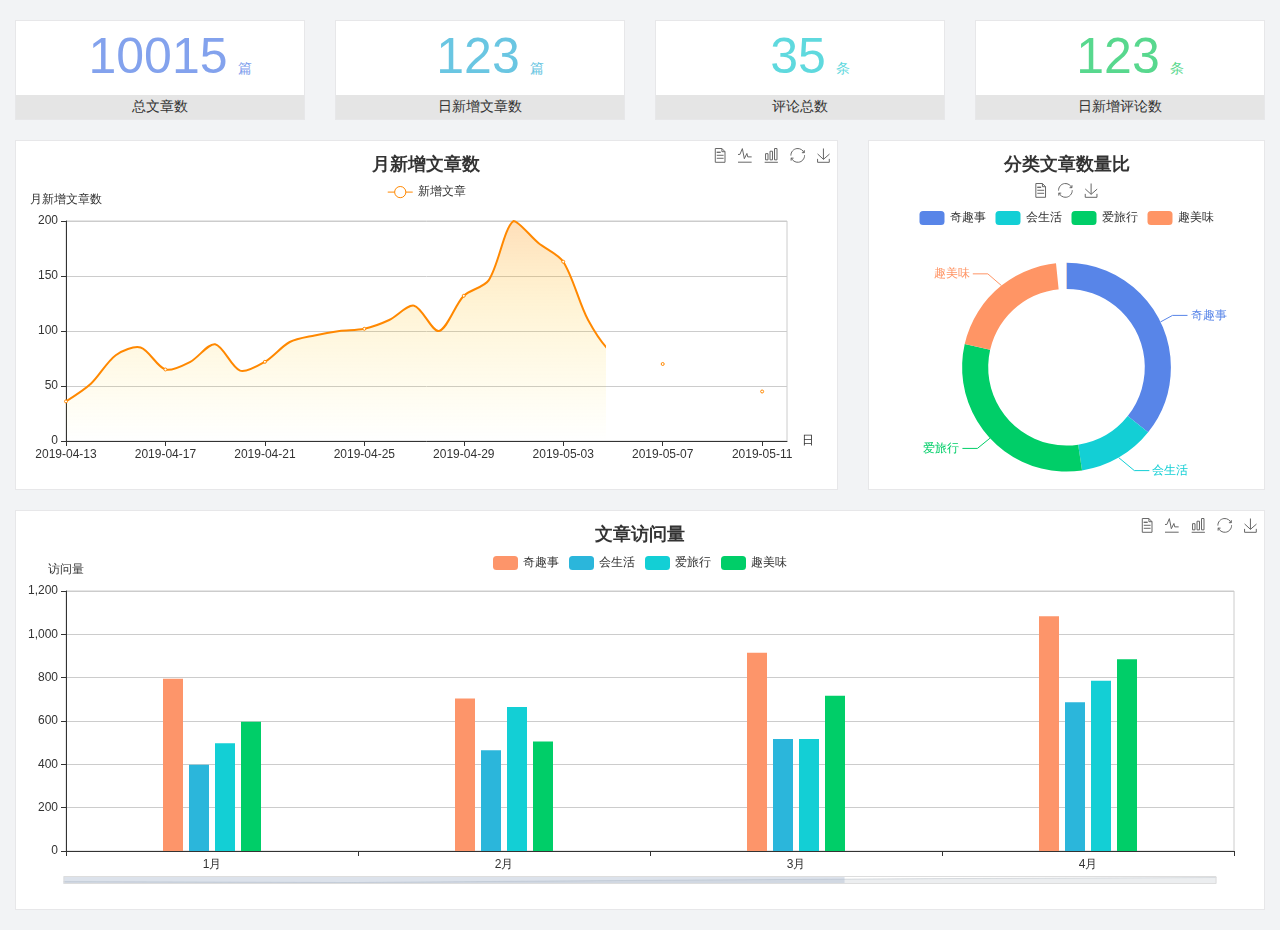
<file: home/dashboard.html>
<!DOCTYPE html>
<html lang="en">

<head>
  <meta charset="UTF-8">
  <meta name="viewport" content="width=device-width, initial-scale=1.0">
  <meta http-equiv="X-UA-Compatible" content="ie=edge">
  <title>图表统计</title>
  <link rel="stylesheet" href="../../assets/lib/bootstrap.css" />
  <link rel="stylesheet" href="../../assets/lib/main.css" />
  <script src="../../assets/lib/jquery.js"></script>
  <script type="text/javascript" src="../../assets/lib/echarts.min.js"></script>
</head>

<body>
  <div class="container-fluid">
    <div class="row spannel_list">
      <div class="col-sm-3 col-xs-6">
        <div class="spannel">
          <em>10015</em><span>篇</span>
          <b>总文章数</b>
        </div>
      </div>
      <div class="col-sm-3 col-xs-6">
        <div class="spannel scolor01">
          <em>123</em><span>篇</span>
          <b>日新增文章数</b>
        </div>
      </div>
      <div class="col-sm-3 col-xs-6">
        <div class="spannel scolor02">
          <em>35</em><span>条</span>
          <b>评论总数</b>
        </div>
      </div>
      <div class="col-sm-3 col-xs-6">
        <div class="spannel scolor03">
          <em>123</em><span>条</span>
          <b>日新增评论数</b>
        </div>
      </div>
    </div>
  </div>

  <div class="container-fluid">
    <div class="row curve-pie">
      <div class="col-lg-8 col-md-8">
        <div class="gragh_pannel" id="curve_show"></div>
      </div>
      <div class="col-lg-4 col-md-4">
        <div class="gragh_pannel" id="pie_show"></div>
      </div>
    </div>
  </div>

  <div class="container-fluid">
    <div class="column_pannel" id="column_show"></div>
  </div>

  <script>
    var oChart = echarts.init(document.getElementById('curve_show'));
    var aList_all = [
      { 'count': 36, 'date': '2019-04-13' },
      { 'count': 52, 'date': '2019-04-14' },
      { 'count': 78, 'date': '2019-04-15' },
      { 'count': 85, 'date': '2019-04-16' },
      { 'count': 65, 'date': '2019-04-17' },
      { 'count': 72, 'date': '2019-04-18' },
      { 'count': 88, 'date': '2019-04-19' },
      { 'count': 64, 'date': '2019-04-20' },
      { 'count': 72, 'date': '2019-04-21' },
      { 'count': 90, 'date': '2019-04-22' },
      { 'count': 96, 'date': '2019-04-23' },
      { 'count': 100, 'date': '2019-04-24' },
      { 'count': 102, 'date': '2019-04-25' },
      { 'count': 110, 'date': '2019-04-26' },
      { 'count': 123, 'date': '2019-04-27' },
      { 'count': 100, 'date': '2019-04-28' },
      { 'count': 132, 'date': '2019-04-29' },
      { 'count': 146, 'date': '2019-04-30' },
      { 'count': 200, 'date': '2019-05-01' },
      { 'count': 180, 'date': '2019-05-02' },
      { 'count': 163, 'date': '2019-05-03' },
      { 'count': 110, 'date': '2019-05-04' },
      { 'count': 80, 'date': '2019-05-05' },
      { 'count': 82, 'date': '2019-05-06' },
      { 'count': 70, 'date': '2019-05-07' },
      { 'count': 65, 'date': '2019-05-08' },
      { 'count': 54, 'date': '2019-05-09' },
      { 'count': 40, 'date': '2019-05-10' },
      { 'count': 45, 'date': '2019-05-11' },
      { 'count': 38, 'date': '2019-05-12' },
    ];

    let aCount = [];
    let aDate = [];

    for (var i = 0; i < aList_all.length; i++) {
      aCount.push(aList_all[i].count);
      aDate.push(aList_all[i].date);
    }

    var chartopt = {
      title: {
        text: '月新增文章数',
        left: 'center',
        top: '10'
      },
      tooltip: {
        trigger: 'axis'
      },
      legend: {
        data: ['新增文章'],
        top: '40'
      },
      toolbox: {
        show: true,
        feature: {
          mark: { show: true },
          dataView: { show: true, readOnly: false },
          magicType: { show: true, type: ['line', 'bar'] },
          restore: { show: true },
          saveAsImage: { show: true }
        }
      },
      calculable: true,
      xAxis: [
        {
          name: '日',
          type: 'category',
          boundaryGap: false,
          data: aDate
        }
      ],
      yAxis: [
        {
          name: '月新增文章数',
          type: 'value'
        }
      ],
      series: [
        {
          name: '新增文章',
          type: 'line',
          smooth: true,
          itemStyle: { normal: { areaStyle: { type: 'default' }, color: '#f80' }, lineStyle: { color: '#f80' } },
          data: aCount
        }],
      areaStyle: {
        normal: {
          color: new echarts.graphic.LinearGradient(0, 0, 0, 1, [{
            offset: 0,
            color: 'rgba(255,136,0,0.39)'
          }, {
            offset: .34,
            color: 'rgba(255,180,0,0.25)'
          }, {
            offset: 1,
            color: 'rgba(255,222,0,0.00)'
          }])

        }
      },
      grid: {
        show: true,
        x: 50,
        x2: 50,
        y: 80,
        height: 220
      }
    };

    oChart.setOption(chartopt);


    var oPie = echarts.init(document.getElementById('pie_show'));
    var oPieopt =
    {
      title: {
        top: 10,
        text: '分类文章数量比',
        x: 'center'
      },
      tooltip: {
        trigger: 'item',
        formatter: "{a} <br/>{b} : {c} ({d}%)"
      },
      color: ['#5885e8', '#13cfd5', '#00ce68', '#ff9565'],
      legend: {
        x: 'center',
        top: 65,
        data: ['奇趣事', '会生活', '爱旅行', '趣美味']
      },
      toolbox: {
        show: true,
        x: 'center',
        top: 35,
        feature: {
          mark: { show: true },
          dataView: { show: true, readOnly: false },
          magicType: {
            show: true,
            type: ['pie', 'funnel'],
            option: {
              funnel: {
                x: '25%',
                width: '50%',
                funnelAlign: 'left',
                max: 1548
              }
            }
          },
          restore: { show: true },
          saveAsImage: { show: true }
        }
      },
      calculable: true,
      series: [
        {
          name: '访问来源',
          type: 'pie',
          radius: ['45%', '60%'],
          center: ['50%', '65%'],
          data: [
            { value: 300, name: '奇趣事' },
            { value: 100, name: '会生活' },
            { value: 260, name: '爱旅行' },
            { value: 180, name: '趣美味' }
          ]
        }
      ]
    };
    oPie.setOption(oPieopt);



    var oColumn = this.echarts.init(document.getElementById('column_show'));
    var oColumnopt =
    {
      title: {
        text: '文章访问量',
        left: 'center',
        top: '10'
      },
      tooltip: {
        trigger: 'axis'
      },
      legend: {
        data: ['奇趣事', '会生活', '爱旅行', '趣美味'],
        top: '40'
      },
      toolbox: {
        show: true,
        feature: {
          mark: { show: true },
          dataView: { show: true, readOnly: false },
          magicType: { show: true, type: ['line', 'bar'] },
          restore: { show: true },
          saveAsImage: { show: true }
        }
      },
      calculable: true,
      xAxis: [
        {
          type: 'category',
          data: ['1月', '2月', '3月', '4月', '5月']
        }
      ],
      yAxis: [
        {
          name: '访问量',
          type: 'value'
        }
      ],
      series: [
        {
          name: '奇趣事',
          type: 'bar',
          barWidth: 20,
          itemStyle: {
            normal: { areaStyle: { type: 'default' }, color: '#fd956a' }
          },
          data: [800, 708, 920, 1090, 1200]
        },
        {
          name: '会生活',
          type: 'bar',
          barWidth: 20,
          itemStyle: {
            normal: { areaStyle: { type: 'default' }, color: '#2bb6db' }
          },
          data: [400, 468, 520, 690, 800]
        },
        {
          name: '爱旅行',
          type: 'bar',
          barWidth: 20,
          itemStyle: {
            normal: { areaStyle: { type: 'default' }, color: '#13cfd5' }
          },
          data: [500, 668, 520, 790, 900]
        },
        {
          name: '趣美味',
          type: 'bar',
          barWidth: 20,
          itemStyle: {
            normal: { areaStyle: { type: 'default' }, color: '#00ce68' }
          },
          data: [600, 508, 720, 890, 1000]
        }
      ],
      grid: {
        show: true,
        x: 50,
        x2: 30,
        y: 80,
        height: 260
      },
      dataZoom: [//给x轴设置滚动条
        {
          start: 0,//默认为0
          end: 100 - 1000 / 31,//默认为100
          type: 'slider',
          show: true,
          xAxisIndex: [0],
          handleSize: 0,//滑动条的 左右2个滑动条的大小
          height: 8,//组件高度
          left: 45, //左边的距离
          right: 50,//右边的距离
          bottom: 26,//右边的距离
          handleColor: '#ddd',//h滑动图标的颜色
          handleStyle: {
            borderColor: "#cacaca",
            borderWidth: "1",
            shadowBlur: 2,
            background: "#ddd",
            shadowColor: "#ddd",
          }
        }]
    };
    oColumn.setOption(oColumnopt);
  </script>
</body>

</html>
</file>
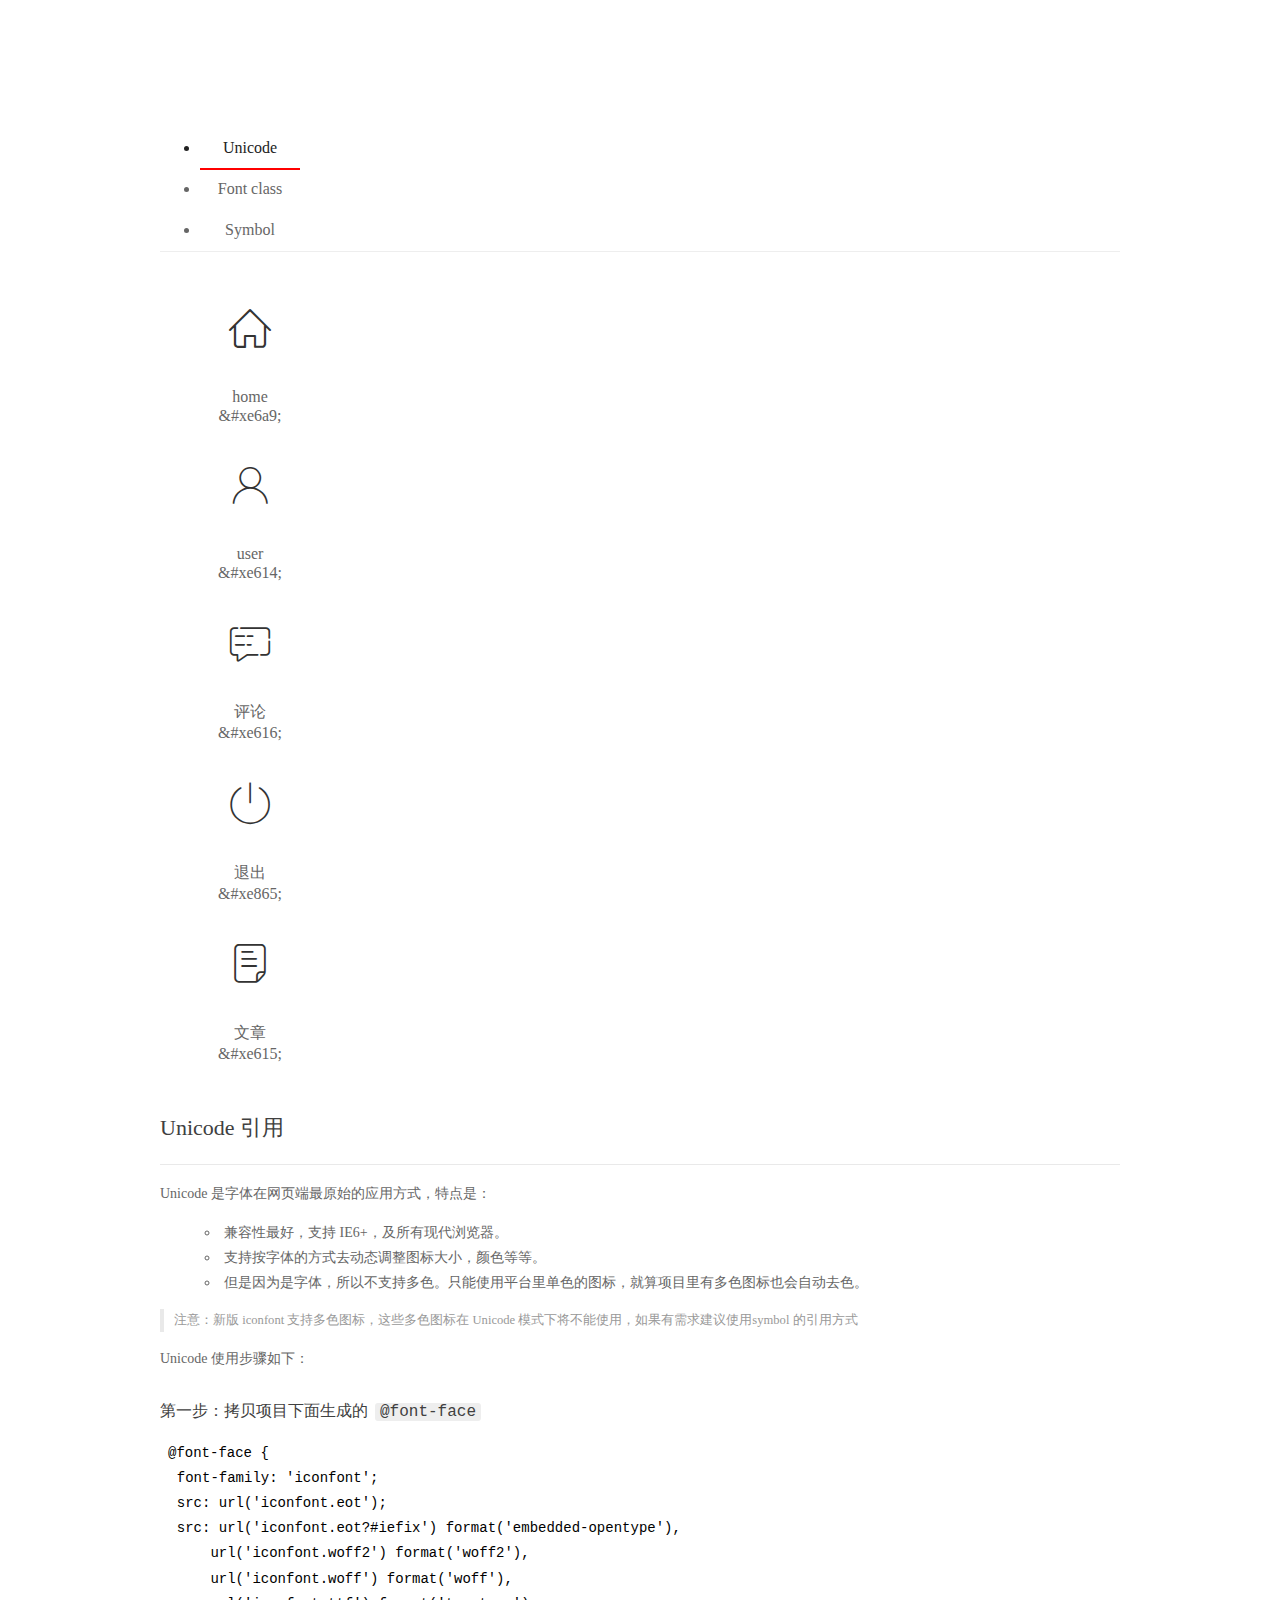
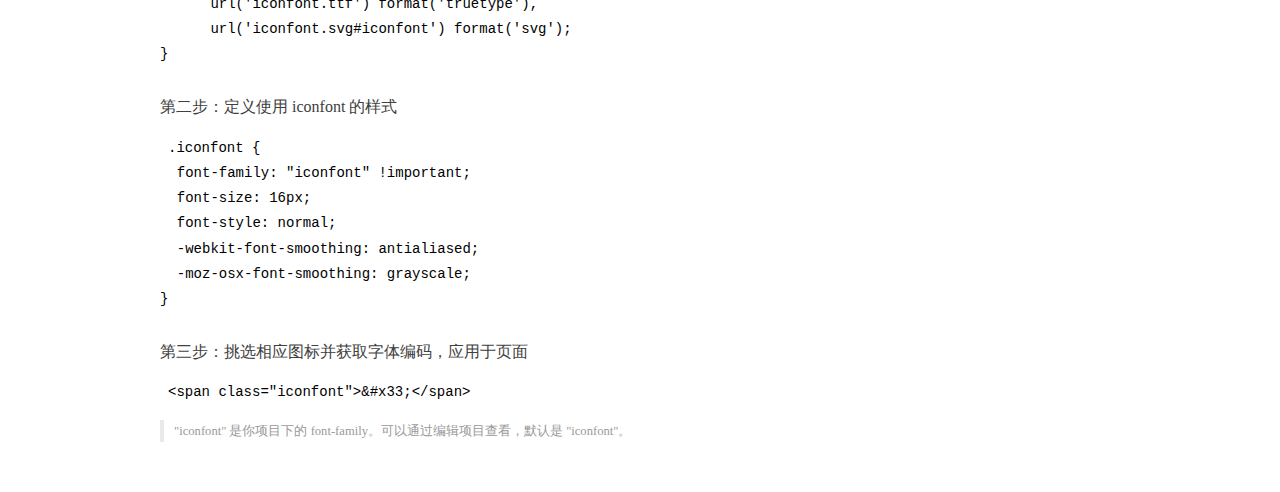
<file: assets/fonts/demo_index.html>
<!DOCTYPE html>
<html>
<head>
  <meta charset="utf-8"/>
  <title>IconFont Demo</title>
  <link rel="shortcut icon" href="https://gtms04.alicdn.com/tps/i4/TB1_oz6GVXXXXaFXpXXJDFnIXXX-64-64.ico" type="image/x-icon"/>
  <link rel="stylesheet" href="https://g.alicdn.com/thx/cube/1.3.2/cube.min.css">
  <link rel="stylesheet" href="demo.css">
  <link rel="stylesheet" href="iconfont.css">
  <script src="iconfont.js"></script>
  <!-- jQuery -->
  <script src="https://a1.alicdn.com/oss/uploads/2018/12/26/7bfddb60-08e8-11e9-9b04-53e73bb6408b.js"></script>
  <!-- 代码高亮 -->
  <script src="https://a1.alicdn.com/oss/uploads/2018/12/26/a3f714d0-08e6-11e9-8a15-ebf944d7534c.js"></script>
</head>
<body>
  <div class="main">
    <h1 class="logo"><a href="https://www.iconfont.cn/" title="iconfont 首页" target="_blank">&#xe86b;</a></h1>
    <div class="nav-tabs">
      <ul id="tabs" class="dib-box">
        <li class="dib active"><span>Unicode</span></li>
        <li class="dib"><span>Font class</span></li>
        <li class="dib"><span>Symbol</span></li>
      </ul>
      
    </div>
    <div class="tab-container">
      <div class="content unicode" style="display: block;">
          <ul class="icon_lists dib-box">
          
            <li class="dib">
              <span class="icon iconfont">&#xe6a9;</span>
                <div class="name">home</div>
                <div class="code-name">&amp;#xe6a9;</div>
              </li>
          
            <li class="dib">
              <span class="icon iconfont">&#xe614;</span>
                <div class="name">user</div>
                <div class="code-name">&amp;#xe614;</div>
              </li>
          
            <li class="dib">
              <span class="icon iconfont">&#xe616;</span>
                <div class="name">评论</div>
                <div class="code-name">&amp;#xe616;</div>
              </li>
          
            <li class="dib">
              <span class="icon iconfont">&#xe865;</span>
                <div class="name">退出</div>
                <div class="code-name">&amp;#xe865;</div>
              </li>
          
            <li class="dib">
              <span class="icon iconfont">&#xe615;</span>
                <div class="name">文章</div>
                <div class="code-name">&amp;#xe615;</div>
              </li>
          
          </ul>
          <div class="article markdown">
          <h2 id="unicode-">Unicode 引用</h2>
          <hr>

          <p>Unicode 是字体在网页端最原始的应用方式，特点是：</p>
          <ul>
            <li>兼容性最好，支持 IE6+，及所有现代浏览器。</li>
            <li>支持按字体的方式去动态调整图标大小，颜色等等。</li>
            <li>但是因为是字体，所以不支持多色。只能使用平台里单色的图标，就算项目里有多色图标也会自动去色。</li>
          </ul>
          <blockquote>
            <p>注意：新版 iconfont 支持多色图标，这些多色图标在 Unicode 模式下将不能使用，如果有需求建议使用symbol 的引用方式</p>
          </blockquote>
          <p>Unicode 使用步骤如下：</p>
          <h3 id="-font-face">第一步：拷贝项目下面生成的 <code>@font-face</code></h3>
<pre><code class="language-css"
>@font-face {
  font-family: 'iconfont';
  src: url('iconfont.eot');
  src: url('iconfont.eot?#iefix') format('embedded-opentype'),
      url('iconfont.woff2') format('woff2'),
      url('iconfont.woff') format('woff'),
      url('iconfont.ttf') format('truetype'),
      url('iconfont.svg#iconfont') format('svg');
}
</code></pre>
          <h3 id="-iconfont-">第二步：定义使用 iconfont 的样式</h3>
<pre><code class="language-css"
>.iconfont {
  font-family: "iconfont" !important;
  font-size: 16px;
  font-style: normal;
  -webkit-font-smoothing: antialiased;
  -moz-osx-font-smoothing: grayscale;
}
</code></pre>
          <h3 id="-">第三步：挑选相应图标并获取字体编码，应用于页面</h3>
<pre>
<code class="language-html"
>&lt;span class="iconfont"&gt;&amp;#x33;&lt;/span&gt;
</code></pre>
          <blockquote>
            <p>"iconfont" 是你项目下的 font-family。可以通过编辑项目查看，默认是 "iconfont"。</p>
          </blockquote>
          </div>
      </div>
      <div class="content font-class">
        <ul class="icon_lists dib-box">
          
          <li class="dib">
            <span class="icon iconfont icon-home"></span>
            <div class="name">
              home
            </div>
            <div class="code-name">.icon-home
            </div>
          </li>
          
          <li class="dib">
            <span class="icon iconfont icon-user"></span>
            <div class="name">
              user
            </div>
            <div class="code-name">.icon-user
            </div>
          </li>
          
          <li class="dib">
            <span class="icon iconfont icon-pinglun"></span>
            <div class="name">
              评论
            </div>
            <div class="code-name">.icon-pinglun
            </div>
          </li>
          
          <li class="dib">
            <span class="icon iconfont icon-tuichu"></span>
            <div class="name">
              退出
            </div>
            <div class="code-name">.icon-tuichu
            </div>
          </li>
          
          <li class="dib">
            <span class="icon iconfont icon-16"></span>
            <div class="name">
              文章
            </div>
            <div class="code-name">.icon-16
            </div>
          </li>
          
        </ul>
        <div class="article markdown">
        <h2 id="font-class-">font-class 引用</h2>
        <hr>

        <p>font-class 是 Unicode 使用方式的一种变种，主要是解决 Unicode 书写不直观，语意不明确的问题。</p>
        <p>与 Unicode 使用方式相比，具有如下特点：</p>
        <ul>
          <li>兼容性良好，支持 IE8+，及所有现代浏览器。</li>
          <li>相比于 Unicode 语意明确，书写更直观。可以很容易分辨这个 icon 是什么。</li>
          <li>因为使用 class 来定义图标，所以当要替换图标时，只需要修改 class 里面的 Unicode 引用。</li>
          <li>不过因为本质上还是使用的字体，所以多色图标还是不支持的。</li>
        </ul>
        <p>使用步骤如下：</p>
        <h3 id="-fontclass-">第一步：引入项目下面生成的 fontclass 代码：</h3>
<pre><code class="language-html">&lt;link rel="stylesheet" href="./iconfont.css"&gt;
</code></pre>
        <h3 id="-">第二步：挑选相应图标并获取类名，应用于页面：</h3>
<pre><code class="language-html">&lt;span class="iconfont icon-xxx"&gt;&lt;/span&gt;
</code></pre>
        <blockquote>
          <p>"
            iconfont" 是你项目下的 font-family。可以通过编辑项目查看，默认是 "iconfont"。</p>
        </blockquote>
      </div>
      </div>
      <div class="content symbol">
          <ul class="icon_lists dib-box">
          
            <li class="dib">
                <svg class="icon svg-icon" aria-hidden="true">
                  <use xlink:href="#icon-home"></use>
                </svg>
                <div class="name">home</div>
                <div class="code-name">#icon-home</div>
            </li>
          
            <li class="dib">
                <svg class="icon svg-icon" aria-hidden="true">
                  <use xlink:href="#icon-user"></use>
                </svg>
                <div class="name">user</div>
                <div class="code-name">#icon-user</div>
            </li>
          
            <li class="dib">
                <svg class="icon svg-icon" aria-hidden="true">
                  <use xlink:href="#icon-pinglun"></use>
                </svg>
                <div class="name">评论</div>
                <div class="code-name">#icon-pinglun</div>
            </li>
          
            <li class="dib">
                <svg class="icon svg-icon" aria-hidden="true">
                  <use xlink:href="#icon-tuichu"></use>
                </svg>
                <div class="name">退出</div>
                <div class="code-name">#icon-tuichu</div>
            </li>
          
            <li class="dib">
                <svg class="icon svg-icon" aria-hidden="true">
                  <use xlink:href="#icon-16"></use>
                </svg>
                <div class="name">文章</div>
                <div class="code-name">#icon-16</div>
            </li>
          
          </ul>
          <div class="article markdown">
          <h2 id="symbol-">Symbol 引用</h2>
          <hr>

          <p>这是一种全新的使用方式，应该说这才是未来的主流，也是平台目前推荐的用法。相关介绍可以参考这篇<a href="">文章</a>
            这种用法其实是做了一个 SVG 的集合，与另外两种相比具有如下特点：</p>
          <ul>
            <li>支持多色图标了，不再受单色限制。</li>
            <li>通过一些技巧，支持像字体那样，通过 <code>font-size</code>, <code>color</code> 来调整样式。</li>
            <li>兼容性较差，支持 IE9+，及现代浏览器。</li>
            <li>浏览器渲染 SVG 的性能一般，还不如 png。</li>
          </ul>
          <p>使用步骤如下：</p>
          <h3 id="-symbol-">第一步：引入项目下面生成的 symbol 代码：</h3>
<pre><code class="language-html">&lt;script src="./iconfont.js"&gt;&lt;/script&gt;
</code></pre>
          <h3 id="-css-">第二步：加入通用 CSS 代码（引入一次就行）：</h3>
<pre><code class="language-html">&lt;style&gt;
.icon {
  width: 1em;
  height: 1em;
  vertical-align: -0.15em;
  fill: currentColor;
  overflow: hidden;
}
&lt;/style&gt;
</code></pre>
          <h3 id="-">第三步：挑选相应图标并获取类名，应用于页面：</h3>
<pre><code class="language-html">&lt;svg class="icon" aria-hidden="true"&gt;
  &lt;use xlink:href="#icon-xxx"&gt;&lt;/use&gt;
&lt;/svg&gt;
</code></pre>
          </div>
      </div>

    </div>
  </div>
  <script>
  $(document).ready(function () {
      $('.tab-container .content:first').show()

      $('#tabs li').click(function (e) {
        var tabContent = $('.tab-container .content')
        var index = $(this).index()

        if ($(this).hasClass('active')) {
          return
        } else {
          $('#tabs li').removeClass('active')
          $(this).addClass('active')

          tabContent.hide().eq(index).fadeIn()
        }
      })
    })
  </script>
</body>
</html>
</file>
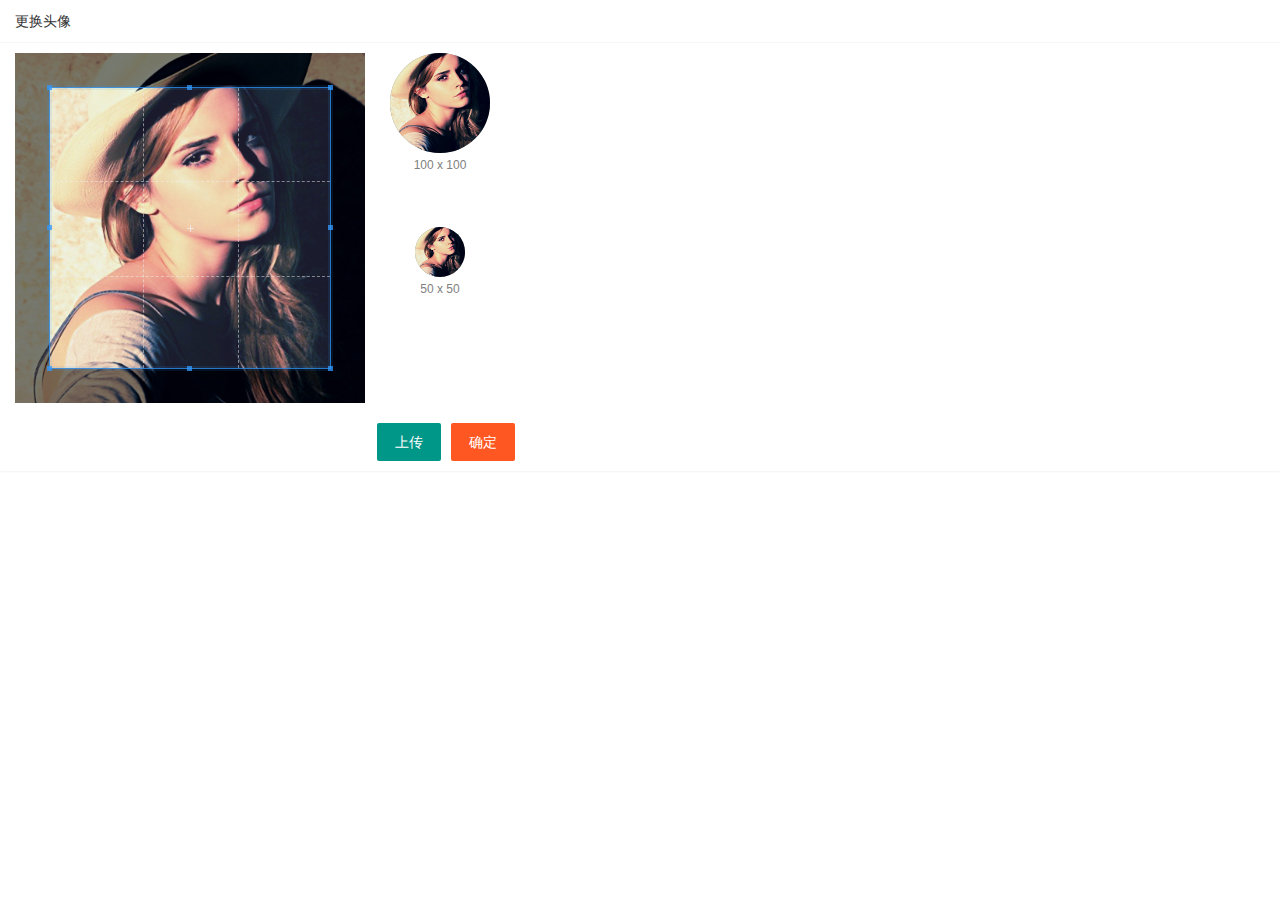
<file: home/user/user_avatar.html>
<!DOCTYPE html>
<html lang="en">

<head>
    <meta charset="UTF-8">
    <meta name="viewport" content="width=device-width, initial-scale=1.0">
    <title>Document</title>
    <!-- layui.css -->
    <link rel="stylesheet" href="/assets/lib/layui/css/layui.css">
    <!-- 自己的css -->
    <link rel="stylesheet" href="/assets/user/user_avatar.css">
    <link rel="stylesheet" href="/assets/lib/cropper/cropper.css">
</head>

<body>
    <!-- 卡片区域 -->
    <div class="layui-card">
        <div class="layui-card-header">更换头像</div>
        <div class="layui-card-body">



            <!-- 第一行的图片裁剪和预览区域 -->
            <div class="row1">
                <!-- 图片裁剪区域 -->
                <div class="cropper-box">
                    <!-- 这个 img 标签很重要，将来会把它初始化为裁剪区域 -->
                    <img id="image" src="/assets/images/sample.jpg" />
                </div>
                <!-- 图片的预览区域 -->
                <div class="preview-box">
                    <div>
                        <!-- 宽高为 100px 的预览区域 -->
                        <div class="img-preview w100"></div>
                        <p class="size">100 x 100</p>
                    </div>
                    <div>
                        <!-- 宽高为 50px 的预览区域 -->
                        <div class="img-preview w50"></div>
                        <p class="size">50 x 50</p>
                    </div>
                </div>
            </div>

            <!-- 第二行的按钮区域 -->
            <div class="row2">
                <input type="file" id="file" accept="image/png,image/jpeg">
                <button type="button" class="layui-btn" id="btnChooseImage">上传</button>
                <button type="button" class="layui-btn layui-btn-danger" id="btnUpload">确定</button>
            </div>
        </div>
    </div>

    <script src="/assets/lib/layui/layui.all.js"></script>
    <script src="/assets/lib/jquery.js"></script>
    <script src="/assets/lib/cropper/Cropper.js"></script>
    <script src="/assets/lib/cropper/jquery-cropper.js"></script>
    <script src="/assets/js/baseAPI.js"></script>
    <!-- 自己的js文件 -->
    <script src="/assets/user/user_avatar.js"></script>
</body>

</html>
</file>
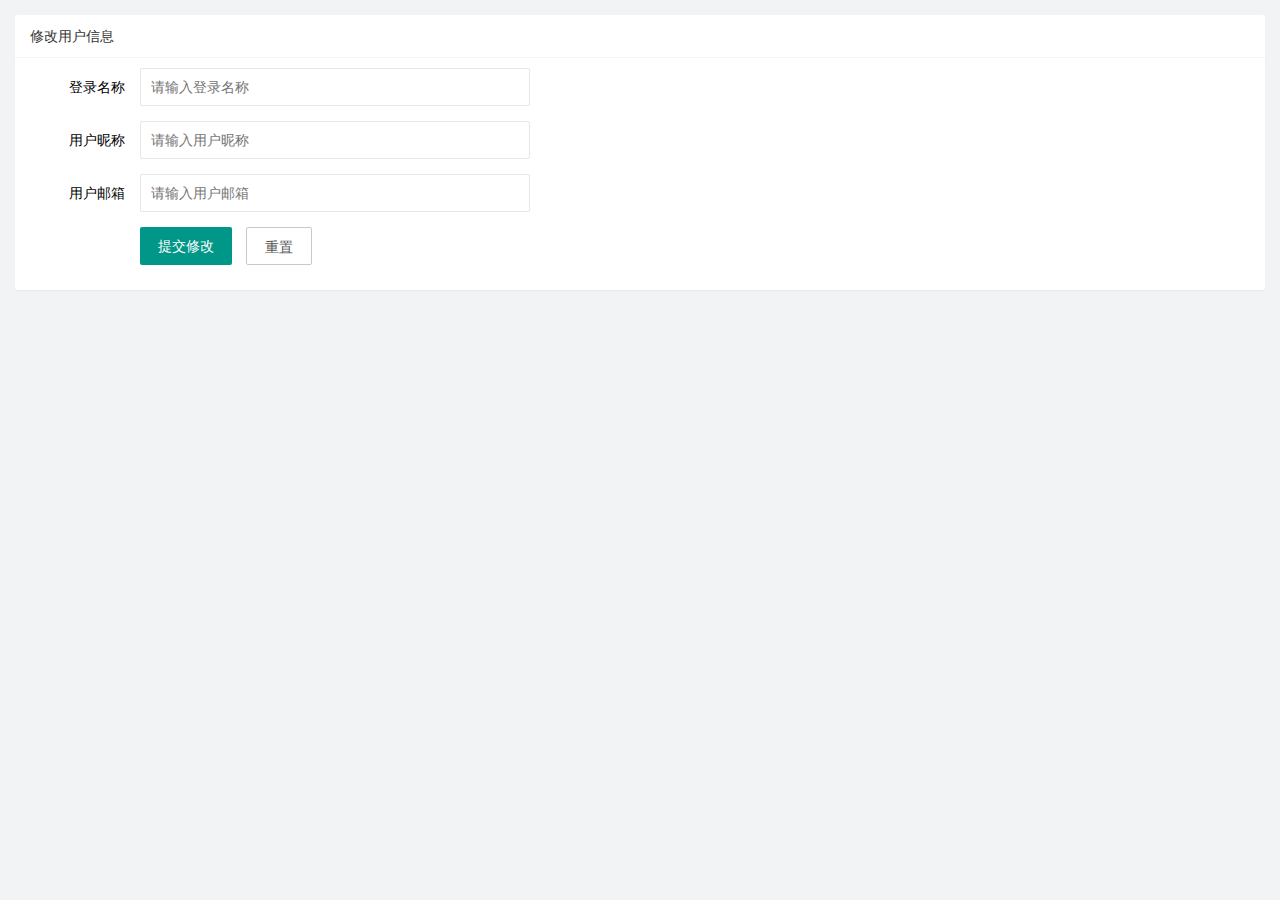
<file: home/user/user_info.html>
<!DOCTYPE html>
<html lang="en">
<head>
    <meta charset="UTF-8">
    <meta name="viewport" content="width=device-width, initial-scale=1.0">
    <title>Document</title>
    <!--引入 layui的css文件 -->
    <link rel="stylesheet" href="/assets/lib/layui/css/layui.css">
    <!-- 引入自己的css文件 -->
    <link rel="stylesheet" href="/assets/user/user_info.css">
</head>
<body>
    <!--  卡片区-->
    <div class="layui-card">
        <div class="layui-card-header">修改用户信息</div>
        <div class="layui-card-body">
           <!-- form 表单区域 -->
<form class="layui-form" lay-filter="formUserInfo">
    <!-- 这是隐藏域 -->
    <input type="hidden" name="id" value=""/>
    <div class="layui-form-item">
      <label class="layui-form-label">登录名称</label>
      <div class="layui-input-block">
        <input type="text" name="username" required lay-verify="required" placeholder="请输入登录名称" autocomplete="off" class="layui-input" readonly />
      </div>
    </div>
    <div class="layui-form-item">
      <label class="layui-form-label">用户昵称</label>
      <div class="layui-input-block">
        <input type="text" name="nickname" required lay-verify="required|nickname" placeholder="请输入用户昵称" autocomplete="off" class="layui-input" />
      </div>
    </div>
    <div class="layui-form-item">
      <label class="layui-form-label">用户邮箱</label>
      <div class="layui-input-block">
        <input type="text" name="email" required lay-verify="required|email" placeholder="请输入用户邮箱" autocomplete="off" class="layui-input" />
      </div>
    </div>
    <div class="layui-form-item">
      <div class="layui-input-block">
        <button class="layui-btn" lay-submit lay-filter="formDemo" class="layui-form" >提交修改</button>
        <button type="reset" class="layui-btn layui-btn-primary" id="btnReset">重置</button>
      </div>
    </div>
  </form>
        </div>
      </div>
          
    
  <!-- 导入layui的样式 -->
  <script src="/assets/lib/layui/layui.all.js"></script>
  <!-- 导入 jquery的样式-->
  <script src="/assets/lib/jquery.js"></script>
  <!-- 导入baseAPI文件 -->
  <script src="/assets/js/baseAPI.js"></script>
  <!--自家的样式  -->
  <script src="/assets/user/user_info.js"></script>
</body>
</html>
</file>
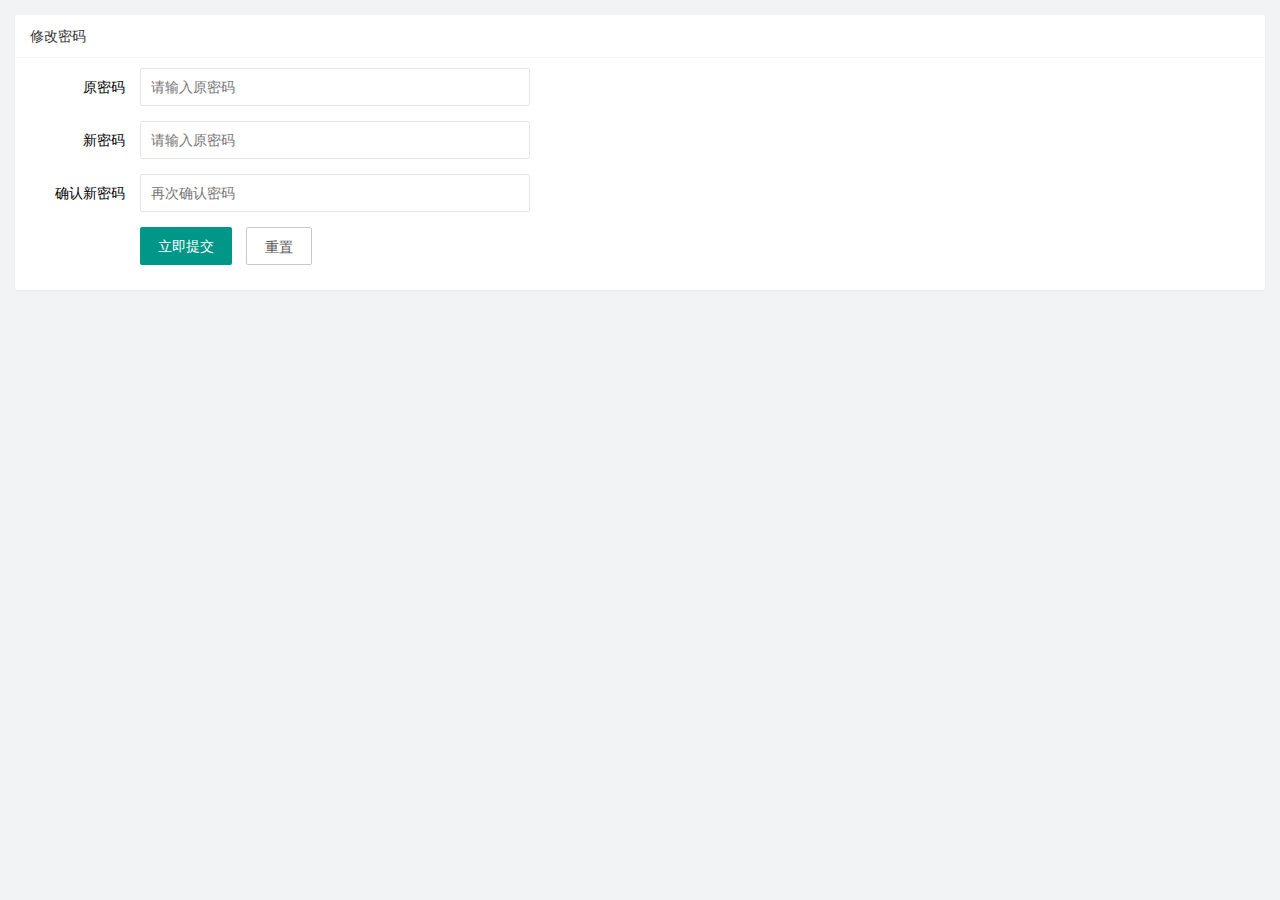
<file: home/user/user_pwb.html>
<!DOCTYPE html>
<html lang="en">
<head>
    <meta charset="UTF-8">
    <meta name="viewport" content="width=device-width, initial-scale=1.0">
    <title>Document</title>
    <!-- 引入layui.css文件 -->
    <link rel="stylesheet" href="/assets/lib/layui/css/layui.css">
    <!-- 自己的css文件 -->
    <link rel="stylesheet" href="/assets/user/user_pwb.css">
</head>
<body>
    <!--卡片面板  -->
    <div class="layui-card">
        <div class="layui-card-header">修改密码</div>
        <div class="layui-card-body">
          <!-- form表单区域 -->
          <form class="layui-form" action="">
            <div class="layui-form-item">
              <label class="layui-form-label">原密码</label>
              <div class="layui-input-block">
                <input type="password" name="oldPwd" required  lay-verify="required|pwb" placeholder="请输入原密码" autocomplete="off" class="layui-input">
              </div>
            </div>

            <div class="layui-form-item">
                <label class="layui-form-label">新密码</label>
                <div class="layui-input-block">
                  <input type="password" name="newPwd" required  lay-verify="required|pwb|samepwb" placeholder="请输入原密码" autocomplete="off" class="layui-input">
                </div>
              </div>

              <div class="layui-form-item">
                <label class="layui-form-label">确认新密码</label>
                <div class="layui-input-block">
                  <input type="password" name="rePwd" required  lay-verify="required|pwb|repwb" placeholder="再次确认密码" autocomplete="off" class="layui-input">
                </div>
              </div>
              <!-- 按钮 -->
              <div class="layui-form-item">
                <div class="layui-input-block">
                  <button class="layui-btn" lay-submit lay-filter="formDemo">立即提交</button>
                  <button type="reset" class="layui-btn layui-btn-primary">重置</button>
                </div>
              </div>
          </form>
          
        </div>
      </div>
          

<!-- layui.all.js -->
<script src="/assets/lib/layui/layui.all.js"></script>
<!-- 引入jquery文件 -->
    <script src="/assets/lib/jquery.js"></script>
    <!-- baseAPI -->
    <script src="/assets/js/baseAPI.js"></script>
    <!-- 自己的js文件 -->
    <script src="/assets/js/user/user-pwd.js"></script>
</body>
</html>
</file>
<file: assets/lib/main.css>
body{
    font-family:'MicroSoft YaHei';
    background-color: #f2f3f5;
}
.main_wrap{
    position:fixed;
    width:100%;
    height:100%;
    left:0px;
    top:0px;
    background:url('../images/login_bg.jpg'); 
    background-size:100% 100%; 
  }
.header{
    width:1200px;
    overflow: hidden;
    margin:20px auto 0;
}
.heade .logo{
    float: left;
}
.header .copyright{
    float:right;
    font-size:12px;
    color:#fff;
    text-align:right;
    line-height:20px;
    margin-top:10px;
}
.login_form_con{
    position:absolute;
    left:50%;
    top:50%;
    margin-left:-200px;
    margin-top:-155px;
    width:400px;
    height:310px;
    background-color: #edeff0;
}

.login_form{
    position: relative;
}

.login_form .icon-user{
    position:absolute;
    font-size:16px;
    color:#999;
    left:46px;
    top:12px;
}
.login_form .icon-key{
    position:absolute;
    font-size:18px;
    color:#999;
    left:46px;
    top:78px;
}
.login_title{
    height:60px;
    background:url('../images/login_title.png') center center no-repeat #fff;
}
.input_txt,.input_pass,.input_sub{
    display:block;
    width:334px;
    height:37px;
    padding:0px;
    text-indent:40px;
    border:1px solid #ddd;
    margin:27px auto 0;
    outline:none;
}
.input_sub{
    margin-top:40px;
    height:42px;
    background-color: #19b9e7;
    text-indent:0px;
    font-size:18px;
    color:#fff;
    cursor: pointer;
}
.input_sub:hover{
    background-color: #08a0cc;
}

.sider{
    position:fixed;
    left:0;
    top:0;
    bottom:0;
    width:210px;
    background-color: #323745;
}
.sider .logo{
    display:block;
    height:56px;
    background-color: #242732;
    overflow: hidden;
}
.sider .logo img{
    display:block;
    margin:6px auto 0;
}
.user_info{
    height:79px;
    border-bottom:1px solid #5a5e6b;
}

.user_info img{
    float: left;
    width:40px;
    height:40px;
    border-radius:20px;
    margin:19px 0 0 30px;
}
.user_info span{
    float: left;
    width:120px;
    font-size:12px;
    color:#fff;
    margin:23px 0 0 20px;
}
.user_info b{
    float: left;
    width: 120px;
    font-weight:normal;
    font-size:12px;
    color:#adafb5;
    margin:2px 0 0 20px;
}

.menu .level01{
    height:50px;
    line-height:50px;
}
.menu .level01 a{
    display:block;
    height:50px;
    font-size:12px;
    color:#adafb5;
    overflow: hidden;
}
.menu .level01.active a{
    background-color: #1378f0;
    color:#fff;
}
.menu .level01.active i{
    color:#fff;
}

.menu .level01 a:hover{
    background-color: #1378f0;
    color:#fff;
}
.menu .level01 a:hover i{
    color:#fff;
}
.menu .level01 i{
    color:#61646f;
    font-size:22px;
    float: left;
    margin-left:26px;
}
.menu .level01 span{
    float: left;
    margin-left:10px;
}
.menu .level01 b{
    float: right;
    margin-right:20px;
    font-weight:normal;
    transform:rotate(90deg);
    transition:all 500ms ease;
}

.menu .level01 .rotate0{
    transform:rotate(0deg);
}

.menu .level02{
    background: #242732;
    display:none;
}


.menu .level02 li{
    height:40px;
    line-height:40px;
}
.menu .level02 li a{
    display:block;
    height:40px;
    font-size:12px;
    color:#adafb5;
    overflow: hidden;
}

.menu .level02 li a:hover{
    background-color: #1378f0;
    color:#fff;
}

.menu .level02 li i{
    font-size:12px;
    float: left;
    margin-left:60px;
}
.menu .level02 li span{
    font-size:12px;
    float: left;
    margin-left:5px;
}

.menu .level02 .active a{
    color:#ffae00;
}

.header_bar{
    position:fixed;
    left:210px;
    right:0;
    top:0;
    height:56px;
    background-color: #fff;
}

.main{
    position:fixed;
    left:210px;
    top:56px;
    right:0;
    bottom:0;
    background-color: #f2f3f5;
}

.search_form{
    width:218px;
    height:33px;
    border:1px solid #ddd;
    background-color: #f2f3f5;
    border-radius:16px;
    float: left;
    margin:12px 0 0 27px;
}

.search_form input{
    padding:0px;
    margin:0px;
    border:0px;
    float: left;
    background-color: #f2f3f5;
    font-size:12px;
    width:175px;
    height:31px;
    margin-left:12px;
    outline:none;
   
}

.search_form .icon-search{
    line-height:33px;
    cursor: pointer;
    font-size:18px;
    color:#abaebb;
}
.user_center_link{
    float:right;

}
.user_center_link a{
    line-height:56px;
    font-size:12px;
    color:#999;
    margin-right:15px;
}
.user_center_link a:hover{
    color:#ffae00
}

.user_center_link img{
    width:42px;
    height:42px;
    border-radius:32px;
    margin-right:10px;
}

.spannel_list{
    margin-top:20px;
}

.spannel{
	height:100px;
	overflow:hidden;
	text-align:center;
    position:relative;
    background-color: #fff;
    border:1px solid #e7e7e9;
    margin-bottom:20px;
}

.spannel em{
    font-style:normal;
	font-size:50px;
	line-height:50px;
	display:inline-block;
	margin:10px 0 0 20px;
	font-family:'Arial';
	color:#83a2ed;
}

.spannel span{
	font-size:14px;
	display:inline-block;
	color:#83a2ed;
	margin-left:10px;
}

.spannel b{
	position:absolute;
	left:0;
	bottom:0;
	width:100%;
	line-height:24px;
	background:#e5e5e5;
	color:#333;
	font-size:14px;
	font-weight:normal;
}

.scolor01 em,.scolor01 span{
	color:#6ac6e2;
}

.scolor02 em,.scolor02 span{
	color:#5fd9de;
}

.scolor03 em,.scolor03 span{
	color:#58d88e;
}


.gragh_pannel{
    height:350px;
    border:1px solid #e7e7e9;
    background-color: #fff!important; 
    margin-bottom:20px;  
}

.column_pannel{
    margin-bottom:20px;
    height:400px;
    border:1px solid #e7e7e9;
    background-color: #fff!important;   
}

.common_title{
    line-height:42px;
    background-color: #fbfbfb;
    border:1px solid #e7e7e9;
    margin-top:20px;
    text-indent: 15px;
    font-size:14px;
    color:#333;
}

.common_con{
    border:1px solid #e7e7e9;
    border-top:0px;
    background-color: #fff;
    padding-bottom:20px;
    margin-bottom:20px;
}
.opt_btns{
    margin-top:20px;
}

.mp20{
    margin-top:20px;
}

.pagination{   
   margin:0;
}

.article_form{
    margin-top:20px;
}

.form-group{
    margin-bottom:25px;
}

.form-group label{
    font-weight:normal;
    color:#666;
}

.icon-icondate{
    line-height:16px;
}

.user_pic{
    width:100px;
    height:100px;
    margin-bottom:10px;
}

.article_cover{
    width:200px;
    height:200px;
    margin-bottom:10px;
}
</file>
<file: assets/fonts/demo.css>
/* Logo 字体 */
@font-face {
  font-family: "iconfont logo";
  src: url('https://at.alicdn.com/t/font_985780_km7mi63cihi.eot?t=1545807318834');
  src: url('https://at.alicdn.com/t/font_985780_km7mi63cihi.eot?t=1545807318834#iefix') format('embedded-opentype'),
    url('https://at.alicdn.com/t/font_985780_km7mi63cihi.woff?t=1545807318834') format('woff'),
    url('https://at.alicdn.com/t/font_985780_km7mi63cihi.ttf?t=1545807318834') format('truetype'),
    url('https://at.alicdn.com/t/font_985780_km7mi63cihi.svg?t=1545807318834#iconfont') format('svg');
}

.logo {
  font-family: "iconfont logo";
  font-size: 160px;
  font-style: normal;
  -webkit-font-smoothing: antialiased;
  -moz-osx-font-smoothing: grayscale;
}

/* tabs */
.nav-tabs {
  position: relative;
}

.nav-tabs .nav-more {
  position: absolute;
  right: 0;
  bottom: 0;
  height: 42px;
  line-height: 42px;
  color: #666;
}

#tabs {
  border-bottom: 1px solid #eee;
}

#tabs li {
  cursor: pointer;
  width: 100px;
  height: 40px;
  line-height: 40px;
  text-align: center;
  font-size: 16px;
  border-bottom: 2px solid transparent;
  position: relative;
  z-index: 1;
  margin-bottom: -1px;
  color: #666;
}


#tabs .active {
  border-bottom-color: #f00;
  color: #222;
}

.tab-container .content {
  display: none;
}

/* 页面布局 */
.main {
  padding: 30px 100px;
  width: 960px;
  margin: 0 auto;
}

.main .logo {
  color: #333;
  text-align: left;
  margin-bottom: 30px;
  line-height: 1;
  height: 110px;
  margin-top: -50px;
  overflow: hidden;
  *zoom: 1;
}

.main .logo a {
  font-size: 160px;
  color: #333;
}

.helps {
  margin-top: 40px;
}

.helps pre {
  padding: 20px;
  margin: 10px 0;
  border: solid 1px #e7e1cd;
  background-color: #fffdef;
  overflow: auto;
}

.icon_lists {
  width: 100% !important;
  overflow: hidden;
  *zoom: 1;
}

.icon_lists li {
  width: 100px;
  margin-bottom: 10px;
  margin-right: 20px;
  text-align: center;
  list-style: none !important;
  cursor: default;
}

.icon_lists li .code-name {
  line-height: 1.2;
}

.icon_lists .icon {
  display: block;
  height: 100px;
  line-height: 100px;
  font-size: 42px;
  margin: 10px auto;
  color: #333;
  -webkit-transition: font-size 0.25s linear, width 0.25s linear;
  -moz-transition: font-size 0.25s linear, width 0.25s linear;
  transition: font-size 0.25s linear, width 0.25s linear;
}

.icon_lists .icon:hover {
  font-size: 100px;
}

.icon_lists .svg-icon {
  /* 通过设置 font-size 来改变图标大小 */
  width: 1em;
  /* 图标和文字相邻时，垂直对齐 */
  vertical-align: -0.15em;
  /* 通过设置 color 来改变 SVG 的颜色/fill */
  fill: currentColor;
  /* path 和 stroke 溢出 viewBox 部分在 IE 下会显示
      normalize.css 中也包含这行 */
  overflow: hidden;
}

.icon_lists li .name,
.icon_lists li .code-name {
  color: #666;
}

/* markdown 样式 */
.markdown {
  color: #666;
  font-size: 14px;
  line-height: 1.8;
}

.highlight {
  line-height: 1.5;
}

.markdown img {
  vertical-align: middle;
  max-width: 100%;
}

.markdown h1 {
  color: #404040;
  font-weight: 500;
  line-height: 40px;
  margin-bottom: 24px;
}

.markdown h2,
.markdown h3,
.markdown h4,
.markdown h5,
.markdown h6 {
  color: #404040;
  margin: 1.6em 0 0.6em 0;
  font-weight: 500;
  clear: both;
}

.markdown h1 {
  font-size: 28px;
}

.markdown h2 {
  font-size: 22px;
}

.markdown h3 {
  font-size: 16px;
}

.markdown h4 {
  font-size: 14px;
}

.markdown h5 {
  font-size: 12px;
}

.markdown h6 {
  font-size: 12px;
}

.markdown hr {
  height: 1px;
  border: 0;
  background: #e9e9e9;
  margin: 16px 0;
  clear: both;
}

.markdown p {
  margin: 1em 0;
}

.markdown>p,
.markdown>blockquote,
.markdown>.highlight,
.markdown>ol,
.markdown>ul {
  width: 80%;
}

.markdown ul>li {
  list-style: circle;
}

.markdown>ul li,
.markdown blockquote ul>li {
  margin-left: 20px;
  padding-left: 4px;
}

.markdown>ul li p,
.markdown>ol li p {
  margin: 0.6em 0;
}

.markdown ol>li {
  list-style: decimal;
}

.markdown>ol li,
.markdown blockquote ol>li {
  margin-left: 20px;
  padding-left: 4px;
}

.markdown code {
  margin: 0 3px;
  padding: 0 5px;
  background: #eee;
  border-radius: 3px;
}

.markdown strong,
.markdown b {
  font-weight: 600;
}

.markdown>table {
  border-collapse: collapse;
  border-spacing: 0px;
  empty-cells: show;
  border: 1px solid #e9e9e9;
  width: 95%;
  margin-bottom: 24px;
}

.markdown>table th {
  white-space: nowrap;
  color: #333;
  font-weight: 600;
}

.markdown>table th,
.markdown>table td {
  border: 1px solid #e9e9e9;
  padding: 8px 16px;
  text-align: left;
}

.markdown>table th {
  background: #F7F7F7;
}

.markdown blockquote {
  font-size: 90%;
  color: #999;
  border-left: 4px solid #e9e9e9;
  padding-left: 0.8em;
  margin: 1em 0;
}

.markdown blockquote p {
  margin: 0;
}

.markdown .anchor {
  opacity: 0;
  transition: opacity 0.3s ease;
  margin-left: 8px;
}

.markdown .waiting {
  color: #ccc;
}

.markdown h1:hover .anchor,
.markdown h2:hover .anchor,
.markdown h3:hover .anchor,
.markdown h4:hover .anchor,
.markdown h5:hover .anchor,
.markdown h6:hover .anchor {
  opacity: 1;
  display: inline-block;
}

.markdown>br,
.markdown>p>br {
  clear: both;
}


.hljs {
  display: block;
  background: white;
  padding: 0.5em;
  color: #333333;
  overflow-x: auto;
}

.hljs-comment,
.hljs-meta {
  color: #969896;
}

.hljs-string,
.hljs-variable,
.hljs-template-variable,
.hljs-strong,
.hljs-emphasis,
.hljs-quote {
  color: #df5000;
}

.hljs-keyword,
.hljs-selector-tag,
.hljs-type {
  color: #a71d5d;
}

.hljs-literal,
.hljs-symbol,
.hljs-bullet,
.hljs-attribute {
  color: #0086b3;
}

.hljs-section,
.hljs-name {
  color: #63a35c;
}

.hljs-tag {
  color: #333333;
}

.hljs-title,
.hljs-attr,
.hljs-selector-id,
.hljs-selector-class,
.hljs-selector-attr,
.hljs-selector-pseudo {
  color: #795da3;
}

.hljs-addition {
  color: #55a532;
  background-color: #eaffea;
}

.hljs-deletion {
  color: #bd2c00;
  background-color: #ffecec;
}

.hljs-link {
  text-decoration: underline;
}

/* 代码高亮 */
/* PrismJS 1.15.0
https://prismjs.com/download.html#themes=prism&languages=markup+css+clike+javascript */
/**
 * prism.js default theme for JavaScript, CSS and HTML
 * Based on dabblet (http://dabblet.com)
 * @author Lea Verou
 */
code[class*="language-"],
pre[class*="language-"] {
  color: black;
  background: none;
  text-shadow: 0 1px white;
  font-family: Consolas, Monaco, 'Andale Mono', 'Ubuntu Mono', monospace;
  text-align: left;
  white-space: pre;
  word-spacing: normal;
  word-break: normal;
  word-wrap: normal;
  line-height: 1.5;

  -moz-tab-size: 4;
  -o-tab-size: 4;
  tab-size: 4;

  -webkit-hyphens: none;
  -moz-hyphens: none;
  -ms-hyphens: none;
  hyphens: none;
}

pre[class*="language-"]::-moz-selection,
pre[class*="language-"] ::-moz-selection,
code[class*="language-"]::-moz-selection,
code[class*="language-"] ::-moz-selection {
  text-shadow: none;
  background: #b3d4fc;
}

pre[class*="language-"]::selection,
pre[class*="language-"] ::selection,
code[class*="language-"]::selection,
code[class*="language-"] ::selection {
  text-shadow: none;
  background: #b3d4fc;
}

@media print {

  code[class*="language-"],
  pre[class*="language-"] {
    text-shadow: none;
  }
}

/* Code blocks */
pre[class*="language-"] {
  padding: 1em;
  margin: .5em 0;
  overflow: auto;
}

:not(pre)>code[class*="language-"],
pre[class*="language-"] {
  background: #f5f2f0;
}

/* Inline code */
:not(pre)>code[class*="language-"] {
  padding: .1em;
  border-radius: .3em;
  white-space: normal;
}

.token.comment,
.token.prolog,
.token.doctype,
.token.cdata {
  color: slategray;
}

.token.punctuation {
  color: #999;
}

.namespace {
  opacity: .7;
}

.token.property,
.token.tag,
.token.boolean,
.token.number,
.token.constant,
.token.symbol,
.token.deleted {
  color: #905;
}

.token.selector,
.token.attr-name,
.token.string,
.token.char,
.token.builtin,
.token.inserted {
  color: #690;
}

.token.operator,
.token.entity,
.token.url,
.language-css .token.string,
.style .token.string {
  color: #9a6e3a;
  background: hsla(0, 0%, 100%, .5);
}

.token.atrule,
.token.attr-value,
.token.keyword {
  color: #07a;
}

.token.function,
.token.class-name {
  color: #DD4A68;
}

.token.regex,
.token.important,
.token.variable {
  color: #e90;
}

.token.important,
.token.bold {
  font-weight: bold;
}

.token.italic {
  font-style: italic;
}

.token.entity {
  cursor: help;
}
</file>
<file: assets/fonts/iconfont.css>
@font-face {font-family: "iconfont";
  src: url('iconfont.eot?t=1576139966484'); /* IE9 */
  src: url('iconfont.eot?t=1576139966484#iefix') format('embedded-opentype'), /* IE6-IE8 */
  url('[data-uri]') format('woff2'),
  url('iconfont.woff?t=1576139966484') format('woff'),
  url('iconfont.ttf?t=1576139966484') format('truetype'), /* chrome, firefox, opera, Safari, Android, iOS 4.2+ */
  url('iconfont.svg?t=1576139966484#iconfont') format('svg'); /* iOS 4.1- */
}

.iconfont {
  font-family: "iconfont" !important;
  font-size: 16px;
  font-style: normal;
  -webkit-font-smoothing: antialiased;
  -moz-osx-font-smoothing: grayscale;
}

.icon-home:before {
  content: "\e6a9";
}

.icon-user:before {
  content: "\e614";
}

.icon-pinglun:before {
  content: "\e616";
}

.icon-tuichu:before {
  content: "\e865";
}

.icon-16:before {
  content: "\e615";
}
</file>
<file: assets/lib/layui/css/layui.css>
/** layui-v2.5.5 MIT License By https://www.layui.com */
 .layui-inline,img{display:inline-block;vertical-align:middle}h1,h2,h3,h4,h5,h6{font-weight:400}.layui-edge,.layui-header,.layui-inline,.layui-main{position:relative}.layui-body,.layui-edge,.layui-elip{overflow:hidden}.layui-btn,.layui-edge,.layui-inline,img{vertical-align:middle}.layui-btn,.layui-disabled,.layui-icon,.layui-unselect{-moz-user-select:none;-webkit-user-select:none;-ms-user-select:none}.layui-elip,.layui-form-checkbox span,.layui-form-pane .layui-form-label{text-overflow:ellipsis;white-space:nowrap}.layui-breadcrumb,.layui-tree-btnGroup{visibility:hidden}blockquote,body,button,dd,div,dl,dt,form,h1,h2,h3,h4,h5,h6,input,li,ol,p,pre,td,textarea,th,ul{margin:0;padding:0;-webkit-tap-highlight-color:rgba(0,0,0,0)}a:active,a:hover{outline:0}img{border:none}li{list-style:none}table{border-collapse:collapse;border-spacing:0}h4,h5,h6{font-size:100%}button,input,optgroup,option,select,textarea{font-family:inherit;font-size:inherit;font-style:inherit;font-weight:inherit;outline:0}pre{white-space:pre-wrap;white-space:-moz-pre-wrap;white-space:-pre-wrap;white-space:-o-pre-wrap;word-wrap:break-word}body{line-height:24px;font:14px Helvetica Neue,Helvetica,PingFang SC,Tahoma,Arial,sans-serif}hr{height:1px;margin:10px 0;border:0;clear:both}a{color:#333;text-decoration:none}a:hover{color:#777}a cite{font-style:normal;*cursor:pointer}.layui-border-box,.layui-border-box *{box-sizing:border-box}.layui-box,.layui-box *{box-sizing:content-box}.layui-clear{clear:both;*zoom:1}.layui-clear:after{content:'\20';clear:both;*zoom:1;display:block;height:0}.layui-inline{*display:inline;*zoom:1}.layui-edge{display:inline-block;width:0;height:0;border-width:6px;border-style:dashed;border-color:transparent}.layui-edge-top{top:-4px;border-bottom-color:#999;border-bottom-style:solid}.layui-edge-right{border-left-color:#999;border-left-style:solid}.layui-edge-bottom{top:2px;border-top-color:#999;border-top-style:solid}.layui-edge-left{border-right-color:#999;border-right-style:solid}.layui-disabled,.layui-disabled:hover{color:#d2d2d2!important;cursor:not-allowed!important}.layui-circle{border-radius:100%}.layui-show{display:block!important}.layui-hide{display:none!important}@font-face{font-family:layui-icon;src:url(../font/iconfont.eot?v=250);src:url(../font/iconfont.eot?v=250#iefix) format('embedded-opentype'),url(../font/iconfont.woff2?v=250) format('woff2'),url(../font/iconfont.woff?v=250) format('woff'),url(../font/iconfont.ttf?v=250) format('truetype'),url(../font/iconfont.svg?v=250#layui-icon) format('svg')}.layui-icon{font-family:layui-icon!important;font-size:16px;font-style:normal;-webkit-font-smoothing:antialiased;-moz-osx-font-smoothing:grayscale}.layui-icon-reply-fill:before{content:"\e611"}.layui-icon-set-fill:before{content:"\e614"}.layui-icon-menu-fill:before{content:"\e60f"}.layui-icon-search:before{content:"\e615"}.layui-icon-share:before{content:"\e641"}.layui-icon-set-sm:before{content:"\e620"}.layui-icon-engine:before{content:"\e628"}.layui-icon-close:before{content:"\1006"}.layui-icon-close-fill:before{content:"\1007"}.layui-icon-chart-screen:before{content:"\e629"}.layui-icon-star:before{content:"\e600"}.layui-icon-circle-dot:before{content:"\e617"}.layui-icon-chat:before{content:"\e606"}.layui-icon-release:before{content:"\e609"}.layui-icon-list:before{content:"\e60a"}.layui-icon-chart:before{content:"\e62c"}.layui-icon-ok-circle:before{content:"\1005"}.layui-icon-layim-theme:before{content:"\e61b"}.layui-icon-table:before{content:"\e62d"}.layui-icon-right:before{content:"\e602"}.layui-icon-left:before{content:"\e603"}.layui-icon-cart-simple:before{content:"\e698"}.layui-icon-face-cry:before{content:"\e69c"}.layui-icon-face-smile:before{content:"\e6af"}.layui-icon-survey:before{content:"\e6b2"}.layui-icon-tree:before{content:"\e62e"}.layui-icon-upload-circle:before{content:"\e62f"}.layui-icon-add-circle:before{content:"\e61f"}.layui-icon-download-circle:before{content:"\e601"}.layui-icon-templeate-1:before{content:"\e630"}.layui-icon-util:before{content:"\e631"}.layui-icon-face-surprised:before{content:"\e664"}.layui-icon-edit:before{content:"\e642"}.layui-icon-speaker:before{content:"\e645"}.layui-icon-down:before{content:"\e61a"}.layui-icon-file:before{content:"\e621"}.layui-icon-layouts:before{content:"\e632"}.layui-icon-rate-half:before{content:"\e6c9"}.layui-icon-add-circle-fine:before{content:"\e608"}.layui-icon-prev-circle:before{content:"\e633"}.layui-icon-read:before{content:"\e705"}.layui-icon-404:before{content:"\e61c"}.layui-icon-carousel:before{content:"\e634"}.layui-icon-help:before{content:"\e607"}.layui-icon-code-circle:before{content:"\e635"}.layui-icon-water:before{content:"\e636"}.layui-icon-username:before{content:"\e66f"}.layui-icon-find-fill:before{content:"\e670"}.layui-icon-about:before{content:"\e60b"}.layui-icon-location:before{content:"\e715"}.layui-icon-up:before{content:"\e619"}.layui-icon-pause:before{content:"\e651"}.layui-icon-date:before{content:"\e637"}.layui-icon-layim-uploadfile:before{content:"\e61d"}.layui-icon-delete:before{content:"\e640"}.layui-icon-play:before{content:"\e652"}.layui-icon-top:before{content:"\e604"}.layui-icon-friends:before{content:"\e612"}.layui-icon-refresh-3:before{content:"\e9aa"}.layui-icon-ok:before{content:"\e605"}.layui-icon-layer:before{content:"\e638"}.layui-icon-face-smile-fine:before{content:"\e60c"}.layui-icon-dollar:before{content:"\e659"}.layui-icon-group:before{content:"\e613"}.layui-icon-layim-download:before{content:"\e61e"}.layui-icon-picture-fine:before{content:"\e60d"}.layui-icon-link:before{content:"\e64c"}.layui-icon-diamond:before{content:"\e735"}.layui-icon-log:before{content:"\e60e"}.layui-icon-rate-solid:before{content:"\e67a"}.layui-icon-fonts-del:before{content:"\e64f"}.layui-icon-unlink:before{content:"\e64d"}.layui-icon-fonts-clear:before{content:"\e639"}.layui-icon-triangle-r:before{content:"\e623"}.layui-icon-circle:before{content:"\e63f"}.layui-icon-radio:before{content:"\e643"}.layui-icon-align-center:before{content:"\e647"}.layui-icon-align-right:before{content:"\e648"}.layui-icon-align-left:before{content:"\e649"}.layui-icon-loading-1:before{content:"\e63e"}.layui-icon-return:before{content:"\e65c"}.layui-icon-fonts-strong:before{content:"\e62b"}.layui-icon-upload:before{content:"\e67c"}.layui-icon-dialogue:before{content:"\e63a"}.layui-icon-video:before{content:"\e6ed"}.layui-icon-headset:before{content:"\e6fc"}.layui-icon-cellphone-fine:before{content:"\e63b"}.layui-icon-add-1:before{content:"\e654"}.layui-icon-face-smile-b:before{content:"\e650"}.layui-icon-fonts-html:before{content:"\e64b"}.layui-icon-form:before{content:"\e63c"}.layui-icon-cart:before{content:"\e657"}.layui-icon-camera-fill:before{content:"\e65d"}.layui-icon-tabs:before{content:"\e62a"}.layui-icon-fonts-code:before{content:"\e64e"}.layui-icon-fire:before{content:"\e756"}.layui-icon-set:before{content:"\e716"}.layui-icon-fonts-u:before{content:"\e646"}.layui-icon-triangle-d:before{content:"\e625"}.layui-icon-tips:before{content:"\e702"}.layui-icon-picture:before{content:"\e64a"}.layui-icon-more-vertical:before{content:"\e671"}.layui-icon-flag:before{content:"\e66c"}.layui-icon-loading:before{content:"\e63d"}.layui-icon-fonts-i:before{content:"\e644"}.layui-icon-refresh-1:before{content:"\e666"}.layui-icon-rmb:before{content:"\e65e"}.layui-icon-home:before{content:"\e68e"}.layui-icon-user:before{content:"\e770"}.layui-icon-notice:before{content:"\e667"}.layui-icon-login-weibo:before{content:"\e675"}.layui-icon-voice:before{content:"\e688"}.layui-icon-upload-drag:before{content:"\e681"}.layui-icon-login-qq:before{content:"\e676"}.layui-icon-snowflake:before{content:"\e6b1"}.layui-icon-file-b:before{content:"\e655"}.layui-icon-template:before{content:"\e663"}.layui-icon-auz:before{content:"\e672"}.layui-icon-console:before{content:"\e665"}.layui-icon-app:before{content:"\e653"}.layui-icon-prev:before{content:"\e65a"}.layui-icon-website:before{content:"\e7ae"}.layui-icon-next:before{content:"\e65b"}.layui-icon-component:before{content:"\e857"}.layui-icon-more:before{content:"\e65f"}.layui-icon-login-wechat:before{content:"\e677"}.layui-icon-shrink-right:before{content:"\e668"}.layui-icon-spread-left:before{content:"\e66b"}.layui-icon-camera:before{content:"\e660"}.layui-icon-note:before{content:"\e66e"}.layui-icon-refresh:before{content:"\e669"}.layui-icon-female:before{content:"\e661"}.layui-icon-male:before{content:"\e662"}.layui-icon-password:before{content:"\e673"}.layui-icon-senior:before{content:"\e674"}.layui-icon-theme:before{content:"\e66a"}.layui-icon-tread:before{content:"\e6c5"}.layui-icon-praise:before{content:"\e6c6"}.layui-icon-star-fill:before{content:"\e658"}.layui-icon-rate:before{content:"\e67b"}.layui-icon-template-1:before{content:"\e656"}.layui-icon-vercode:before{content:"\e679"}.layui-icon-cellphone:before{content:"\e678"}.layui-icon-screen-full:before{content:"\e622"}.layui-icon-screen-restore:before{content:"\e758"}.layui-icon-cols:before{content:"\e610"}.layui-icon-export:before{content:"\e67d"}.layui-icon-print:before{content:"\e66d"}.layui-icon-slider:before{content:"\e714"}.layui-icon-addition:before{content:"\e624"}.layui-icon-subtraction:before{content:"\e67e"}.layui-icon-service:before{content:"\e626"}.layui-icon-transfer:before{content:"\e691"}.layui-main{width:1140px;margin:0 auto}.layui-header{z-index:1000;height:60px}.layui-header a:hover{transition:all .5s;-webkit-transition:all .5s}.layui-side{position:fixed;left:0;top:0;bottom:0;z-index:999;width:200px;overflow-x:hidden}.layui-side-scroll{position:relative;width:220px;height:100%;overflow-x:hidden}.layui-body{position:absolute;left:200px;right:0;top:0;bottom:0;z-index:998;width:auto;overflow-y:auto;box-sizing:border-box}.layui-layout-body{overflow:hidden}.layui-layout-admin .layui-header{background-color:#23262E}.layui-layout-admin .layui-side{top:60px;width:200px;overflow-x:hidden}.layui-layout-admin .layui-body{position:fixed;top:60px;bottom:44px}.layui-layout-admin .layui-main{width:auto;margin:0 15px}.layui-layout-admin .layui-footer{position:fixed;left:200px;right:0;bottom:0;height:44px;line-height:44px;padding:0 15px;background-color:#eee}.layui-layout-admin .layui-logo{position:absolute;left:0;top:0;width:200px;height:100%;line-height:60px;text-align:center;color:#009688;font-size:16px}.layui-layout-admin .layui-header .layui-nav{background:0 0}.layui-layout-left{position:absolute!important;left:200px;top:0}.layui-layout-right{position:absolute!important;right:0;top:0}.layui-container{position:relative;margin:0 auto;padding:0 15px;box-sizing:border-box}.layui-fluid{position:relative;margin:0 auto;padding:0 15px}.layui-row:after,.layui-row:before{content:'';display:block;clear:both}.layui-col-lg1,.layui-col-lg10,.layui-col-lg11,.layui-col-lg12,.layui-col-lg2,.layui-col-lg3,.layui-col-lg4,.layui-col-lg5,.layui-col-lg6,.layui-col-lg7,.layui-col-lg8,.layui-col-lg9,.layui-col-md1,.layui-col-md10,.layui-col-md11,.layui-col-md12,.layui-col-md2,.layui-col-md3,.layui-col-md4,.layui-col-md5,.layui-col-md6,.layui-col-md7,.layui-col-md8,.layui-col-md9,.layui-col-sm1,.layui-col-sm10,.layui-col-sm11,.layui-col-sm12,.layui-col-sm2,.layui-col-sm3,.layui-col-sm4,.layui-col-sm5,.layui-col-sm6,.layui-col-sm7,.layui-col-sm8,.layui-col-sm9,.layui-col-xs1,.layui-col-xs10,.layui-col-xs11,.layui-col-xs12,.layui-col-xs2,.layui-col-xs3,.layui-col-xs4,.layui-col-xs5,.layui-col-xs6,.layui-col-xs7,.layui-col-xs8,.layui-col-xs9{position:relative;display:block;box-sizing:border-box}.layui-col-xs1,.layui-col-xs10,.layui-col-xs11,.layui-col-xs12,.layui-col-xs2,.layui-col-xs3,.layui-col-xs4,.layui-col-xs5,.layui-col-xs6,.layui-col-xs7,.layui-col-xs8,.layui-col-xs9{float:left}.layui-col-xs1{width:8.33333333%}.layui-col-xs2{width:16.66666667%}.layui-col-xs3{width:25%}.layui-col-xs4{width:33.33333333%}.layui-col-xs5{width:41.66666667%}.layui-col-xs6{width:50%}.layui-col-xs7{width:58.33333333%}.layui-col-xs8{width:66.66666667%}.layui-col-xs9{width:75%}.layui-col-xs10{width:83.33333333%}.layui-col-xs11{width:91.66666667%}.layui-col-xs12{width:100%}.layui-col-xs-offset1{margin-left:8.33333333%}.layui-col-xs-offset2{margin-left:16.66666667%}.layui-col-xs-offset3{margin-left:25%}.layui-col-xs-offset4{margin-left:33.33333333%}.layui-col-xs-offset5{margin-left:41.66666667%}.layui-col-xs-offset6{margin-left:50%}.layui-col-xs-offset7{margin-left:58.33333333%}.layui-col-xs-offset8{margin-left:66.66666667%}.layui-col-xs-offset9{margin-left:75%}.layui-col-xs-offset10{margin-left:83.33333333%}.layui-col-xs-offset11{margin-left:91.66666667%}.layui-col-xs-offset12{margin-left:100%}@media screen and (max-width:768px){.layui-hide-xs{display:none!important}.layui-show-xs-block{display:block!important}.layui-show-xs-inline{display:inline!important}.layui-show-xs-inline-block{display:inline-block!important}}@media screen and (min-width:768px){.layui-container{width:750px}.layui-hide-sm{display:none!important}.layui-show-sm-block{display:block!important}.layui-show-sm-inline{display:inline!important}.layui-show-sm-inline-block{display:inline-block!important}.layui-col-sm1,.layui-col-sm10,.layui-col-sm11,.layui-col-sm12,.layui-col-sm2,.layui-col-sm3,.layui-col-sm4,.layui-col-sm5,.layui-col-sm6,.layui-col-sm7,.layui-col-sm8,.layui-col-sm9{float:left}.layui-col-sm1{width:8.33333333%}.layui-col-sm2{width:16.66666667%}.layui-col-sm3{width:25%}.layui-col-sm4{width:33.33333333%}.layui-col-sm5{width:41.66666667%}.layui-col-sm6{width:50%}.layui-col-sm7{width:58.33333333%}.layui-col-sm8{width:66.66666667%}.layui-col-sm9{width:75%}.layui-col-sm10{width:83.33333333%}.layui-col-sm11{width:91.66666667%}.layui-col-sm12{width:100%}.layui-col-sm-offset1{margin-left:8.33333333%}.layui-col-sm-offset2{margin-left:16.66666667%}.layui-col-sm-offset3{margin-left:25%}.layui-col-sm-offset4{margin-left:33.33333333%}.layui-col-sm-offset5{margin-left:41.66666667%}.layui-col-sm-offset6{margin-left:50%}.layui-col-sm-offset7{margin-left:58.33333333%}.layui-col-sm-offset8{margin-left:66.66666667%}.layui-col-sm-offset9{margin-left:75%}.layui-col-sm-offset10{margin-left:83.33333333%}.layui-col-sm-offset11{margin-left:91.66666667%}.layui-col-sm-offset12{margin-left:100%}}@media screen and (min-width:992px){.layui-container{width:970px}.layui-hide-md{display:none!important}.layui-show-md-block{display:block!important}.layui-show-md-inline{display:inline!important}.layui-show-md-inline-block{display:inline-block!important}.layui-col-md1,.layui-col-md10,.layui-col-md11,.layui-col-md12,.layui-col-md2,.layui-col-md3,.layui-col-md4,.layui-col-md5,.layui-col-md6,.layui-col-md7,.layui-col-md8,.layui-col-md9{float:left}.layui-col-md1{width:8.33333333%}.layui-col-md2{width:16.66666667%}.layui-col-md3{width:25%}.layui-col-md4{width:33.33333333%}.layui-col-md5{width:41.66666667%}.layui-col-md6{width:50%}.layui-col-md7{width:58.33333333%}.layui-col-md8{width:66.66666667%}.layui-col-md9{width:75%}.layui-col-md10{width:83.33333333%}.layui-col-md11{width:91.66666667%}.layui-col-md12{width:100%}.layui-col-md-offset1{margin-left:8.33333333%}.layui-col-md-offset2{margin-left:16.66666667%}.layui-col-md-offset3{margin-left:25%}.layui-col-md-offset4{margin-left:33.33333333%}.layui-col-md-offset5{margin-left:41.66666667%}.layui-col-md-offset6{margin-left:50%}.layui-col-md-offset7{margin-left:58.33333333%}.layui-col-md-offset8{margin-left:66.66666667%}.layui-col-md-offset9{margin-left:75%}.layui-col-md-offset10{margin-left:83.33333333%}.layui-col-md-offset11{margin-left:91.66666667%}.layui-col-md-offset12{margin-left:100%}}@media screen and (min-width:1200px){.layui-container{width:1170px}.layui-hide-lg{display:none!important}.layui-show-lg-block{display:block!important}.layui-show-lg-inline{display:inline!important}.layui-show-lg-inline-block{display:inline-block!important}.layui-col-lg1,.layui-col-lg10,.layui-col-lg11,.layui-col-lg12,.layui-col-lg2,.layui-col-lg3,.layui-col-lg4,.layui-col-lg5,.layui-col-lg6,.layui-col-lg7,.layui-col-lg8,.layui-col-lg9{float:left}.layui-col-lg1{width:8.33333333%}.layui-col-lg2{width:16.66666667%}.layui-col-lg3{width:25%}.layui-col-lg4{width:33.33333333%}.layui-col-lg5{width:41.66666667%}.layui-col-lg6{width:50%}.layui-col-lg7{width:58.33333333%}.layui-col-lg8{width:66.66666667%}.layui-col-lg9{width:75%}.layui-col-lg10{width:83.33333333%}.layui-col-lg11{width:91.66666667%}.layui-col-lg12{width:100%}.layui-col-lg-offset1{margin-left:8.33333333%}.layui-col-lg-offset2{margin-left:16.66666667%}.layui-col-lg-offset3{margin-left:25%}.layui-col-lg-offset4{margin-left:33.33333333%}.layui-col-lg-offset5{margin-left:41.66666667%}.layui-col-lg-offset6{margin-left:50%}.layui-col-lg-offset7{margin-left:58.33333333%}.layui-col-lg-offset8{margin-left:66.66666667%}.layui-col-lg-offset9{margin-left:75%}.layui-col-lg-offset10{margin-left:83.33333333%}.layui-col-lg-offset11{margin-left:91.66666667%}.layui-col-lg-offset12{margin-left:100%}}.layui-col-space1{margin:-.5px}.layui-col-space1>*{padding:.5px}.layui-col-space3{margin:-1.5px}.layui-col-space3>*{padding:1.5px}.layui-col-space5{margin:-2.5px}.layui-col-space5>*{padding:2.5px}.layui-col-space8{margin:-3.5px}.layui-col-space8>*{padding:3.5px}.layui-col-space10{margin:-5px}.layui-col-space10>*{padding:5px}.layui-col-space12{margin:-6px}.layui-col-space12>*{padding:6px}.layui-col-space15{margin:-7.5px}.layui-col-space15>*{padding:7.5px}.layui-col-space18{margin:-9px}.layui-col-space18>*{padding:9px}.layui-col-space20{margin:-10px}.layui-col-space20>*{padding:10px}.layui-col-space22{margin:-11px}.layui-col-space22>*{padding:11px}.layui-col-space25{margin:-12.5px}.layui-col-space25>*{padding:12.5px}.layui-col-space30{margin:-15px}.layui-col-space30>*{padding:15px}.layui-btn,.layui-input,.layui-select,.layui-textarea,.layui-upload-button{outline:0;-webkit-appearance:none;transition:all .3s;-webkit-transition:all .3s;box-sizing:border-box}.layui-elem-quote{margin-bottom:10px;padding:15px;line-height:22px;border-left:5px solid #009688;border-radius:0 2px 2px 0;background-color:#f2f2f2}.layui-quote-nm{border-style:solid;border-width:1px 1px 1px 5px;background:0 0}.layui-elem-field{margin-bottom:10px;padding:0;border-width:1px;border-style:solid}.layui-elem-field legend{margin-left:20px;padding:0 10px;font-size:20px;font-weight:300}.layui-field-title{margin:10px 0 20px;border-width:1px 0 0}.layui-field-box{padding:10px 15px}.layui-field-title .layui-field-box{padding:10px 0}.layui-progress{position:relative;height:6px;border-radius:20px;background-color:#e2e2e2}.layui-progress-bar{position:absolute;left:0;top:0;width:0;max-width:100%;height:6px;border-radius:20px;text-align:right;background-color:#5FB878;transition:all .3s;-webkit-transition:all .3s}.layui-progress-big,.layui-progress-big .layui-progress-bar{height:18px;line-height:18px}.layui-progress-text{position:relative;top:-20px;line-height:18px;font-size:12px;color:#666}.layui-progress-big .layui-progress-text{position:static;padding:0 10px;color:#fff}.layui-collapse{border-width:1px;border-style:solid;border-radius:2px}.layui-colla-content,.layui-colla-item{border-top-width:1px;border-top-style:solid}.layui-colla-item:first-child{border-top:none}.layui-colla-title{position:relative;height:42px;line-height:42px;padding:0 15px 0 35px;color:#333;background-color:#f2f2f2;cursor:pointer;font-size:14px;overflow:hidden}.layui-colla-content{display:none;padding:10px 15px;line-height:22px;color:#666}.layui-colla-icon{position:absolute;left:15px;top:0;font-size:14px}.layui-card{margin-bottom:15px;border-radius:2px;background-color:#fff;box-shadow:0 1px 2px 0 rgba(0,0,0,.05)}.layui-card:last-child{margin-bottom:0}.layui-card-header{position:relative;height:42px;line-height:42px;padding:0 15px;border-bottom:1px solid #f6f6f6;color:#333;border-radius:2px 2px 0 0;font-size:14px}.layui-bg-black,.layui-bg-blue,.layui-bg-cyan,.layui-bg-green,.layui-bg-orange,.layui-bg-red{color:#fff!important}.layui-card-body{position:relative;padding:10px 15px;line-height:24px}.layui-card-body[pad15]{padding:15px}.layui-card-body[pad20]{padding:20px}.layui-card-body .layui-table{margin:5px 0}.layui-card .layui-tab{margin:0}.layui-panel-window{position:relative;padding:15px;border-radius:0;border-top:5px solid #E6E6E6;background-color:#fff}.layui-auxiliar-moving{position:fixed;left:0;right:0;top:0;bottom:0;width:100%;height:100%;background:0 0;z-index:9999999999}.layui-form-label,.layui-form-mid,.layui-form-select,.layui-input-block,.layui-input-inline,.layui-textarea{position:relative}.layui-bg-red{background-color:#FF5722!important}.layui-bg-orange{background-color:#FFB800!important}.layui-bg-green{background-color:#009688!important}.layui-bg-cyan{background-color:#2F4056!important}.layui-bg-blue{background-color:#1E9FFF!important}.layui-bg-black{background-color:#393D49!important}.layui-bg-gray{background-color:#eee!important;color:#666!important}.layui-badge-rim,.layui-colla-content,.layui-colla-item,.layui-collapse,.layui-elem-field,.layui-form-pane .layui-form-item[pane],.layui-form-pane .layui-form-label,.layui-input,.layui-layedit,.layui-layedit-tool,.layui-quote-nm,.layui-select,.layui-tab-bar,.layui-tab-card,.layui-tab-title,.layui-tab-title .layui-this:after,.layui-textarea{border-color:#e6e6e6}.layui-timeline-item:before,hr{background-color:#e6e6e6}.layui-text{line-height:22px;font-size:14px;color:#666}.layui-text h1,.layui-text h2,.layui-text h3{font-weight:500;color:#333}.layui-text h1{font-size:30px}.layui-text h2{font-size:24px}.layui-text h3{font-size:18px}.layui-text a:not(.layui-btn){color:#01AAED}.layui-text a:not(.layui-btn):hover{text-decoration:underline}.layui-text ul{padding:5px 0 5px 15px}.layui-text ul li{margin-top:5px;list-style-type:disc}.layui-text em,.layui-word-aux{color:#999!important;padding:0 5px!important}.layui-btn{display:inline-block;height:38px;line-height:38px;padding:0 18px;background-color:#009688;color:#fff;white-space:nowrap;text-align:center;font-size:14px;border:none;border-radius:2px;cursor:pointer}.layui-btn:hover{opacity:.8;filter:alpha(opacity=80);color:#fff}.layui-btn:active{opacity:1;filter:alpha(opacity=100)}.layui-btn+.layui-btn{margin-left:10px}.layui-btn-container{font-size:0}.layui-btn-container .layui-btn{margin-right:10px;margin-bottom:10px}.layui-btn-container .layui-btn+.layui-btn{margin-left:0}.layui-table .layui-btn-container .layui-btn{margin-bottom:9px}.layui-btn-radius{border-radius:100px}.layui-btn .layui-icon{margin-right:3px;font-size:18px;vertical-align:bottom;vertical-align:middle\9}.layui-btn-primary{border:1px solid #C9C9C9;background-color:#fff;color:#555}.layui-btn-primary:hover{border-color:#009688;color:#333}.layui-btn-normal{background-color:#1E9FFF}.layui-btn-warm{background-color:#FFB800}.layui-btn-danger{background-color:#FF5722}.layui-btn-checked{background-color:#5FB878}.layui-btn-disabled,.layui-btn-disabled:active,.layui-btn-disabled:hover{border:1px solid #e6e6e6;background-color:#FBFBFB;color:#C9C9C9;cursor:not-allowed;opacity:1}.layui-btn-lg{height:44px;line-height:44px;padding:0 25px;font-size:16px}.layui-btn-sm{height:30px;line-height:30px;padding:0 10px;font-size:12px}.layui-btn-sm i{font-size:16px!important}.layui-btn-xs{height:22px;line-height:22px;padding:0 5px;font-size:12px}.layui-btn-xs i{font-size:14px!important}.layui-btn-group{display:inline-block;vertical-align:middle;font-size:0}.layui-btn-group .layui-btn{margin-left:0!important;margin-right:0!important;border-left:1px solid rgba(255,255,255,.5);border-radius:0}.layui-btn-group .layui-btn-primary{border-left:none}.layui-btn-group .layui-btn-primary:hover{border-color:#C9C9C9;color:#009688}.layui-btn-group .layui-btn:first-child{border-left:none;border-radius:2px 0 0 2px}.layui-btn-group .layui-btn-primary:first-child{border-left:1px solid #c9c9c9}.layui-btn-group .layui-btn:last-child{border-radius:0 2px 2px 0}.layui-btn-group .layui-btn+.layui-btn{margin-left:0}.layui-btn-group+.layui-btn-group{margin-left:10px}.layui-btn-fluid{width:100%}.layui-input,.layui-select,.layui-textarea{height:38px;line-height:1.3;line-height:38px\9;border-width:1px;border-style:solid;background-color:#fff;border-radius:2px}.layui-input::-webkit-input-placeholder,.layui-select::-webkit-input-placeholder,.layui-textarea::-webkit-input-placeholder{line-height:1.3}.layui-input,.layui-textarea{display:block;width:100%;padding-left:10px}.layui-input:hover,.layui-textarea:hover{border-color:#D2D2D2!important}.layui-input:focus,.layui-textarea:focus{border-color:#C9C9C9!important}.layui-textarea{min-height:100px;height:auto;line-height:20px;padding:6px 10px;resize:vertical}.layui-select{padding:0 10px}.layui-form input[type=checkbox],.layui-form input[type=radio],.layui-form select{display:none}.layui-form [lay-ignore]{display:initial}.layui-form-item{margin-bottom:15px;clear:both;*zoom:1}.layui-form-item:after{content:'\20';clear:both;*zoom:1;display:block;height:0}.layui-form-label{float:left;display:block;padding:9px 15px;width:80px;font-weight:400;line-height:20px;text-align:right}.layui-form-label-col{display:block;float:none;padding:9px 0;line-height:20px;text-align:left}.layui-form-item .layui-inline{margin-bottom:5px;margin-right:10px}.layui-input-block{margin-left:110px;min-height:36px}.layui-input-inline{display:inline-block;vertical-align:middle}.layui-form-item .layui-input-inline{float:left;width:190px;margin-right:10px}.layui-form-text .layui-input-inline{width:auto}.layui-form-mid{float:left;display:block;padding:9px 0!important;line-height:20px;margin-right:10px}.layui-form-danger+.layui-form-select .layui-input,.layui-form-danger:focus{border-color:#FF5722!important}.layui-form-select .layui-input{padding-right:30px;cursor:pointer}.layui-form-select .layui-edge{position:absolute;right:10px;top:50%;margin-top:-3px;cursor:pointer;border-width:6px;border-top-color:#c2c2c2;border-top-style:solid;transition:all .3s;-webkit-transition:all .3s}.layui-form-select dl{display:none;position:absolute;left:0;top:42px;padding:5px 0;z-index:899;min-width:100%;border:1px solid #d2d2d2;max-height:300px;overflow-y:auto;background-color:#fff;border-radius:2px;box-shadow:0 2px 4px rgba(0,0,0,.12);box-sizing:border-box}.layui-form-select dl dd,.layui-form-select dl dt{padding:0 10px;line-height:36px;white-space:nowrap;overflow:hidden;text-overflow:ellipsis}.layui-form-select dl dt{font-size:12px;color:#999}.layui-form-select dl dd{cursor:pointer}.layui-form-select dl dd:hover{background-color:#f2f2f2;-webkit-transition:.5s all;transition:.5s all}.layui-form-select .layui-select-group dd{padding-left:20px}.layui-form-select dl dd.layui-select-tips{padding-left:10px!important;color:#999}.layui-form-select dl dd.layui-this{background-color:#5FB878;color:#fff}.layui-form-checkbox,.layui-form-select dl dd.layui-disabled{background-color:#fff}.layui-form-selected dl{display:block}.layui-form-checkbox,.layui-form-checkbox *,.layui-form-switch{display:inline-block;vertical-align:middle}.layui-form-selected .layui-edge{margin-top:-9px;-webkit-transform:rotate(180deg);transform:rotate(180deg);margin-top:-3px\9}:root .layui-form-selected .layui-edge{margin-top:-9px\0/IE9}.layui-form-selectup dl{top:auto;bottom:42px}.layui-select-none{margin:5px 0;text-align:center;color:#999}.layui-select-disabled .layui-disabled{border-color:#eee!important}.layui-select-disabled .layui-edge{border-top-color:#d2d2d2}.layui-form-checkbox{position:relative;height:30px;line-height:30px;margin-right:10px;padding-right:30px;cursor:pointer;font-size:0;-webkit-transition:.1s linear;transition:.1s linear;box-sizing:border-box}.layui-form-checkbox span{padding:0 10px;height:100%;font-size:14px;border-radius:2px 0 0 2px;background-color:#d2d2d2;color:#fff;overflow:hidden}.layui-form-checkbox:hover span{background-color:#c2c2c2}.layui-form-checkbox i{position:absolute;right:0;top:0;width:30px;height:28px;border:1px solid #d2d2d2;border-left:none;border-radius:0 2px 2px 0;color:#fff;font-size:20px;text-align:center}.layui-form-checkbox:hover i{border-color:#c2c2c2;color:#c2c2c2}.layui-form-checked,.layui-form-checked:hover{border-color:#5FB878}.layui-form-checked span,.layui-form-checked:hover span{background-color:#5FB878}.layui-form-checked i,.layui-form-checked:hover i{color:#5FB878}.layui-form-item .layui-form-checkbox{margin-top:4px}.layui-form-checkbox[lay-skin=primary]{height:auto!important;line-height:normal!important;min-width:18px;min-height:18px;border:none!important;margin-right:0;padding-left:28px;padding-right:0;background:0 0}.layui-form-checkbox[lay-skin=primary] span{padding-left:0;padding-right:15px;line-height:18px;background:0 0;color:#666}.layui-form-checkbox[lay-skin=primary] i{right:auto;left:0;width:16px;height:16px;line-height:16px;border:1px solid #d2d2d2;font-size:12px;border-radius:2px;background-color:#fff;-webkit-transition:.1s linear;transition:.1s linear}.layui-form-checkbox[lay-skin=primary]:hover i{border-color:#5FB878;color:#fff}.layui-form-checked[lay-skin=primary] i{border-color:#5FB878!important;background-color:#5FB878;color:#fff}.layui-checkbox-disbaled[lay-skin=primary] span{background:0 0!important;color:#c2c2c2}.layui-checkbox-disbaled[lay-skin=primary]:hover i{border-color:#d2d2d2}.layui-form-item .layui-form-checkbox[lay-skin=primary]{margin-top:10px}.layui-form-switch{position:relative;height:22px;line-height:22px;min-width:35px;padding:0 5px;margin-top:8px;border:1px solid #d2d2d2;border-radius:20px;cursor:pointer;background-color:#fff;-webkit-transition:.1s linear;transition:.1s linear}.layui-form-switch i{position:absolute;left:5px;top:3px;width:16px;height:16px;border-radius:20px;background-color:#d2d2d2;-webkit-transition:.1s linear;transition:.1s linear}.layui-form-switch em{position:relative;top:0;width:25px;margin-left:21px;padding:0!important;text-align:center!important;color:#999!important;font-style:normal!important;font-size:12px}.layui-form-onswitch{border-color:#5FB878;background-color:#5FB878}.layui-checkbox-disbaled,.layui-checkbox-disbaled i{border-color:#e2e2e2!important}.layui-form-onswitch i{left:100%;margin-left:-21px;background-color:#fff}.layui-form-onswitch em{margin-left:5px;margin-right:21px;color:#fff!important}.layui-checkbox-disbaled span{background-color:#e2e2e2!important}.layui-checkbox-disbaled:hover i{color:#fff!important}[lay-radio]{display:none}.layui-form-radio,.layui-form-radio *{display:inline-block;vertical-align:middle}.layui-form-radio{line-height:28px;margin:6px 10px 0 0;padding-right:10px;cursor:pointer;font-size:0}.layui-form-radio *{font-size:14px}.layui-form-radio>i{margin-right:8px;font-size:22px;color:#c2c2c2}.layui-form-radio>i:hover,.layui-form-radioed>i{color:#5FB878}.layui-radio-disbaled>i{color:#e2e2e2!important}.layui-form-pane .layui-form-label{width:110px;padding:8px 15px;height:38px;line-height:20px;border-width:1px;border-style:solid;border-radius:2px 0 0 2px;text-align:center;background-color:#FBFBFB;overflow:hidden;box-sizing:border-box}.layui-form-pane .layui-input-inline{margin-left:-1px}.layui-form-pane .layui-input-block{margin-left:110px;left:-1px}.layui-form-pane .layui-input{border-radius:0 2px 2px 0}.layui-form-pane .layui-form-text .layui-form-label{float:none;width:100%;border-radius:2px;box-sizing:border-box;text-align:left}.layui-form-pane .layui-form-text .layui-input-inline{display:block;margin:0;top:-1px;clear:both}.layui-form-pane .layui-form-text .layui-input-block{margin:0;left:0;top:-1px}.layui-form-pane .layui-form-text .layui-textarea{min-height:100px;border-radius:0 0 2px 2px}.layui-form-pane .layui-form-checkbox{margin:4px 0 4px 10px}.layui-form-pane .layui-form-radio,.layui-form-pane .layui-form-switch{margin-top:6px;margin-left:10px}.layui-form-pane .layui-form-item[pane]{position:relative;border-width:1px;border-style:solid}.layui-form-pane .layui-form-item[pane] .layui-form-label{position:absolute;left:0;top:0;height:100%;border-width:0 1px 0 0}.layui-form-pane .layui-form-item[pane] .layui-input-inline{margin-left:110px}@media screen and (max-width:450px){.layui-form-item .layui-form-label{text-overflow:ellipsis;overflow:hidden;white-space:nowrap}.layui-form-item .layui-inline{display:block;margin-right:0;margin-bottom:20px;clear:both}.layui-form-item .layui-inline:after{content:'\20';clear:both;display:block;height:0}.layui-form-item .layui-input-inline{display:block;float:none;left:-3px;width:auto;margin:0 0 10px 112px}.layui-form-item .layui-input-inline+.layui-form-mid{margin-left:110px;top:-5px;padding:0}.layui-form-item .layui-form-checkbox{margin-right:5px;margin-bottom:5px}}.layui-layedit{border-width:1px;border-style:solid;border-radius:2px}.layui-layedit-tool{padding:3px 5px;border-bottom-width:1px;border-bottom-style:solid;font-size:0}.layedit-tool-fixed{position:fixed;top:0;border-top:1px solid #e2e2e2}.layui-layedit-tool .layedit-tool-mid,.layui-layedit-tool .layui-icon{display:inline-block;vertical-align:middle;text-align:center;font-size:14px}.layui-layedit-tool .layui-icon{position:relative;width:32px;height:30px;line-height:30px;margin:3px 5px;color:#777;cursor:pointer;border-radius:2px}.layui-layedit-tool .layui-icon:hover{color:#393D49}.layui-layedit-tool .layui-icon:active{color:#000}.layui-layedit-tool .layedit-tool-active{background-color:#e2e2e2;color:#000}.layui-layedit-tool .layui-disabled,.layui-layedit-tool .layui-disabled:hover{color:#d2d2d2;cursor:not-allowed}.layui-layedit-tool .layedit-tool-mid{width:1px;height:18px;margin:0 10px;background-color:#d2d2d2}.layedit-tool-html{width:50px!important;font-size:30px!important}.layedit-tool-b,.layedit-tool-code,.layedit-tool-help{font-size:16px!important}.layedit-tool-d,.layedit-tool-face,.layedit-tool-image,.layedit-tool-unlink{font-size:18px!important}.layedit-tool-image input{position:absolute;font-size:0;left:0;top:0;width:100%;height:100%;opacity:.01;filter:Alpha(opacity=1);cursor:pointer}.layui-layedit-iframe iframe{display:block;width:100%}#LAY_layedit_code{overflow:hidden}.layui-laypage{display:inline-block;*display:inline;*zoom:1;vertical-align:middle;margin:10px 0;font-size:0}.layui-laypage>a:first-child,.layui-laypage>a:first-child em{border-radius:2px 0 0 2px}.layui-laypage>a:last-child,.layui-laypage>a:last-child em{border-radius:0 2px 2px 0}.layui-laypage>:first-child{margin-left:0!important}.layui-laypage>:last-child{margin-right:0!important}.layui-laypage a,.layui-laypage button,.layui-laypage input,.layui-laypage select,.layui-laypage span{border:1px solid #e2e2e2}.layui-laypage a,.layui-laypage span{display:inline-block;*display:inline;*zoom:1;vertical-align:middle;padding:0 15px;height:28px;line-height:28px;margin:0 -1px 5px 0;background-color:#fff;color:#333;font-size:12px}.layui-flow-more a *,.layui-laypage input,.layui-table-view select[lay-ignore]{display:inline-block}.layui-laypage a:hover{color:#009688}.layui-laypage em{font-style:normal}.layui-laypage .layui-laypage-spr{color:#999;font-weight:700}.layui-laypage a{text-decoration:none}.layui-laypage .layui-laypage-curr{position:relative}.layui-laypage .layui-laypage-curr em{position:relative;color:#fff}.layui-laypage .layui-laypage-curr .layui-laypage-em{position:absolute;left:-1px;top:-1px;padding:1px;width:100%;height:100%;background-color:#009688}.layui-laypage-em{border-radius:2px}.layui-laypage-next em,.layui-laypage-prev em{font-family:Sim sun;font-size:16px}.layui-laypage .layui-laypage-count,.layui-laypage .layui-laypage-limits,.layui-laypage .layui-laypage-refresh,.layui-laypage .layui-laypage-skip{margin-left:10px;margin-right:10px;padding:0;border:none}.layui-laypage .layui-laypage-limits,.layui-laypage .layui-laypage-refresh{vertical-align:top}.layui-laypage .layui-laypage-refresh i{font-size:18px;cursor:pointer}.layui-laypage select{height:22px;padding:3px;border-radius:2px;cursor:pointer}.layui-laypage .layui-laypage-skip{height:30px;line-height:30px;color:#999}.layui-laypage button,.layui-laypage input{height:30px;line-height:30px;border-radius:2px;vertical-align:top;background-color:#fff;box-sizing:border-box}.layui-laypage input{width:40px;margin:0 10px;padding:0 3px;text-align:center}.layui-laypage input:focus,.layui-laypage select:focus{border-color:#009688!important}.layui-laypage button{margin-left:10px;padding:0 10px;cursor:pointer}.layui-table,.layui-table-view{margin:10px 0}.layui-flow-more{margin:10px 0;text-align:center;color:#999;font-size:14px}.layui-flow-more a{height:32px;line-height:32px}.layui-flow-more a *{vertical-align:top}.layui-flow-more a cite{padding:0 20px;border-radius:3px;background-color:#eee;color:#333;font-style:normal}.layui-flow-more a cite:hover{opacity:.8}.layui-flow-more a i{font-size:30px;color:#737383}.layui-table{width:100%;background-color:#fff;color:#666}.layui-table tr{transition:all .3s;-webkit-transition:all .3s}.layui-table th{text-align:left;font-weight:400}.layui-table tbody tr:hover,.layui-table thead tr,.layui-table-click,.layui-table-header,.layui-table-hover,.layui-table-mend,.layui-table-patch,.layui-table-tool,.layui-table-total,.layui-table-total tr,.layui-table[lay-even] tr:nth-child(even){background-color:#f2f2f2}.layui-table td,.layui-table th,.layui-table-col-set,.layui-table-fixed-r,.layui-table-grid-down,.layui-table-header,.layui-table-page,.layui-table-tips-main,.layui-table-tool,.layui-table-total,.layui-table-view,.layui-table[lay-skin=line],.layui-table[lay-skin=row]{border-width:1px;border-style:solid;border-color:#e6e6e6}.layui-table td,.layui-table th{position:relative;padding:9px 15px;min-height:20px;line-height:20px;font-size:14px}.layui-table[lay-skin=line] td,.layui-table[lay-skin=line] th{border-width:0 0 1px}.layui-table[lay-skin=row] td,.layui-table[lay-skin=row] th{border-width:0 1px 0 0}.layui-table[lay-skin=nob] td,.layui-table[lay-skin=nob] th{border:none}.layui-table img{max-width:100px}.layui-table[lay-size=lg] td,.layui-table[lay-size=lg] th{padding:15px 30px}.layui-table-view .layui-table[lay-size=lg] .layui-table-cell{height:40px;line-height:40px}.layui-table[lay-size=sm] td,.layui-table[lay-size=sm] th{font-size:12px;padding:5px 10px}.layui-table-view .layui-table[lay-size=sm] .layui-table-cell{height:20px;line-height:20px}.layui-table[lay-data]{display:none}.layui-table-box{position:relative;overflow:hidden}.layui-table-view .layui-table{position:relative;width:auto;margin:0}.layui-table-view .layui-table[lay-skin=line]{border-width:0 1px 0 0}.layui-table-view .layui-table[lay-skin=row]{border-width:0 0 1px}.layui-table-view .layui-table td,.layui-table-view .layui-table th{padding:5px 0;border-top:none;border-left:none}.layui-table-view .layui-table th.layui-unselect .layui-table-cell span{cursor:pointer}.layui-table-view .layui-table td{cursor:default}.layui-table-view .layui-table td[data-edit=text]{cursor:text}.layui-table-view .layui-form-checkbox[lay-skin=primary] i{width:18px;height:18px}.layui-table-view .layui-form-radio{line-height:0;padding:0}.layui-table-view .layui-form-radio>i{margin:0;font-size:20px}.layui-table-init{position:absolute;left:0;top:0;width:100%;height:100%;text-align:center;z-index:110}.layui-table-init .layui-icon{position:absolute;left:50%;top:50%;margin:-15px 0 0 -15px;font-size:30px;color:#c2c2c2}.layui-table-header{border-width:0 0 1px;overflow:hidden}.layui-table-header .layui-table{margin-bottom:-1px}.layui-table-tool .layui-inline[lay-event]{position:relative;width:26px;height:26px;padding:5px;line-height:16px;margin-right:10px;text-align:center;color:#333;border:1px solid #ccc;cursor:pointer;-webkit-transition:.5s all;transition:.5s all}.layui-table-tool .layui-inline[lay-event]:hover{border:1px solid #999}.layui-table-tool-temp{padding-right:120px}.layui-table-tool-self{position:absolute;right:17px;top:10px}.layui-table-tool .layui-table-tool-self .layui-inline[lay-event]{margin:0 0 0 10px}.layui-table-tool-panel{position:absolute;top:29px;left:-1px;padding:5px 0;min-width:150px;min-height:40px;border:1px solid #d2d2d2;text-align:left;overflow-y:auto;background-color:#fff;box-shadow:0 2px 4px rgba(0,0,0,.12)}.layui-table-cell,.layui-table-tool-panel li{overflow:hidden;text-overflow:ellipsis;white-space:nowrap}.layui-table-tool-panel li{padding:0 10px;line-height:30px;-webkit-transition:.5s all;transition:.5s all}.layui-table-tool-panel li .layui-form-checkbox[lay-skin=primary]{width:100%;padding-left:28px}.layui-table-tool-panel li:hover{background-color:#f2f2f2}.layui-table-tool-panel li .layui-form-checkbox[lay-skin=primary] i{position:absolute;left:0;top:0}.layui-table-tool-panel li .layui-form-checkbox[lay-skin=primary] span{padding:0}.layui-table-tool .layui-table-tool-self .layui-table-tool-panel{left:auto;right:-1px}.layui-table-col-set{position:absolute;right:0;top:0;width:20px;height:100%;border-width:0 0 0 1px;background-color:#fff}.layui-table-sort{width:10px;height:20px;margin-left:5px;cursor:pointer!important}.layui-table-sort .layui-edge{position:absolute;left:5px;border-width:5px}.layui-table-sort .layui-table-sort-asc{top:3px;border-top:none;border-bottom-style:solid;border-bottom-color:#b2b2b2}.layui-table-sort .layui-table-sort-asc:hover{border-bottom-color:#666}.layui-table-sort .layui-table-sort-desc{bottom:5px;border-bottom:none;border-top-style:solid;border-top-color:#b2b2b2}.layui-table-sort .layui-table-sort-desc:hover{border-top-color:#666}.layui-table-sort[lay-sort=asc] .layui-table-sort-asc{border-bottom-color:#000}.layui-table-sort[lay-sort=desc] .layui-table-sort-desc{border-top-color:#000}.layui-table-cell{height:28px;line-height:28px;padding:0 15px;position:relative;box-sizing:border-box}.layui-table-cell .layui-form-checkbox[lay-skin=primary]{top:-1px;padding:0}.layui-table-cell .layui-table-link{color:#01AAED}.laytable-cell-checkbox,.laytable-cell-numbers,.laytable-cell-radio,.laytable-cell-space{padding:0;text-align:center}.layui-table-body{position:relative;overflow:auto;margin-right:-1px;margin-bottom:-1px}.layui-table-body .layui-none{line-height:26px;padding:15px;text-align:center;color:#999}.layui-table-fixed{position:absolute;left:0;top:0;z-index:101}.layui-table-fixed .layui-table-body{overflow:hidden}.layui-table-fixed-l{box-shadow:0 -1px 8px rgba(0,0,0,.08)}.layui-table-fixed-r{left:auto;right:-1px;border-width:0 0 0 1px;box-shadow:-1px 0 8px rgba(0,0,0,.08)}.layui-table-fixed-r .layui-table-header{position:relative;overflow:visible}.layui-table-mend{position:absolute;right:-49px;top:0;height:100%;width:50px}.layui-table-tool{position:relative;z-index:890;width:100%;min-height:50px;line-height:30px;padding:10px 15px;border-width:0 0 1px}.layui-table-tool .layui-btn-container{margin-bottom:-10px}.layui-table-page,.layui-table-total{border-width:1px 0 0;margin-bottom:-1px;overflow:hidden}.layui-table-page{position:relative;width:100%;padding:7px 7px 0;height:41px;font-size:12px;white-space:nowrap}.layui-table-page>div{height:26px}.layui-table-page .layui-laypage{margin:0}.layui-table-page .layui-laypage a,.layui-table-page .layui-laypage span{height:26px;line-height:26px;margin-bottom:10px;border:none;background:0 0}.layui-table-page .layui-laypage a,.layui-table-page .layui-laypage span.layui-laypage-curr{padding:0 12px}.layui-table-page .layui-laypage span{margin-left:0;padding:0}.layui-table-page .layui-laypage .layui-laypage-prev{margin-left:-7px!important}.layui-table-page .layui-laypage .layui-laypage-curr .layui-laypage-em{left:0;top:0;padding:0}.layui-table-page .layui-laypage button,.layui-table-page .layui-laypage input{height:26px;line-height:26px}.layui-table-page .layui-laypage input{width:40px}.layui-table-page .layui-laypage button{padding:0 10px}.layui-table-page select{height:18px}.layui-table-patch .layui-table-cell{padding:0;width:30px}.layui-table-edit{position:absolute;left:0;top:0;width:100%;height:100%;padding:0 14px 1px;border-radius:0;box-shadow:1px 1px 20px rgba(0,0,0,.15)}.layui-table-edit:focus{border-color:#5FB878!important}select.layui-table-edit{padding:0 0 0 10px;border-color:#C9C9C9}.layui-table-view .layui-form-checkbox,.layui-table-view .layui-form-radio,.layui-table-view .layui-form-switch{top:0;margin:0;box-sizing:content-box}.layui-table-view .layui-form-checkbox{top:-1px;height:26px;line-height:26px}.layui-table-view .layui-form-checkbox i{height:26px}.layui-table-grid .layui-table-cell{overflow:visible}.layui-table-grid-down{position:absolute;top:0;right:0;width:26px;height:100%;padding:5px 0;border-width:0 0 0 1px;text-align:center;background-color:#fff;color:#999;cursor:pointer}.layui-table-grid-down .layui-icon{position:absolute;top:50%;left:50%;margin:-8px 0 0 -8px}.layui-table-grid-down:hover{background-color:#fbfbfb}body .layui-table-tips .layui-layer-content{background:0 0;padding:0;box-shadow:0 1px 6px rgba(0,0,0,.12)}.layui-table-tips-main{margin:-44px 0 0 -1px;max-height:150px;padding:8px 15px;font-size:14px;overflow-y:scroll;background-color:#fff;color:#666}.layui-table-tips-c{position:absolute;right:-3px;top:-13px;width:20px;height:20px;padding:3px;cursor:pointer;background-color:#666;border-radius:50%;color:#fff}.layui-table-tips-c:hover{background-color:#777}.layui-table-tips-c:before{position:relative;right:-2px}.layui-upload-file{display:none!important;opacity:.01;filter:Alpha(opacity=1)}.layui-upload-drag,.layui-upload-form,.layui-upload-wrap{display:inline-block}.layui-upload-list{margin:10px 0}.layui-upload-choose{padding:0 10px;color:#999}.layui-upload-drag{position:relative;padding:30px;border:1px dashed #e2e2e2;background-color:#fff;text-align:center;cursor:pointer;color:#999}.layui-upload-drag .layui-icon{font-size:50px;color:#009688}.layui-upload-drag[lay-over]{border-color:#009688}.layui-upload-iframe{position:absolute;width:0;height:0;border:0;visibility:hidden}.layui-upload-wrap{position:relative;vertical-align:middle}.layui-upload-wrap .layui-upload-file{display:block!important;position:absolute;left:0;top:0;z-index:10;font-size:100px;width:100%;height:100%;opacity:.01;filter:Alpha(opacity=1);cursor:pointer}.layui-transfer-active,.layui-transfer-box{display:inline-block;vertical-align:middle}.layui-transfer-box,.layui-transfer-header,.layui-transfer-search{border-width:0;border-style:solid;border-color:#e6e6e6}.layui-transfer-box{position:relative;border-width:1px;width:200px;height:360px;border-radius:2px;background-color:#fff}.layui-transfer-box .layui-form-checkbox{width:100%;margin:0!important}.layui-transfer-header{height:38px;line-height:38px;padding:0 10px;border-bottom-width:1px}.layui-transfer-search{position:relative;padding:10px;border-bottom-width:1px}.layui-transfer-search .layui-input{height:32px;padding-left:30px;font-size:12px}.layui-transfer-search .layui-icon-search{position:absolute;left:20px;top:50%;margin-top:-8px;color:#666}.layui-transfer-active{margin:0 15px}.layui-transfer-active .layui-btn{display:block;margin:0;padding:0 15px;background-color:#5FB878;border-color:#5FB878;color:#fff}.layui-transfer-active .layui-btn-disabled{background-color:#FBFBFB;border-color:#e6e6e6;color:#C9C9C9}.layui-transfer-active .layui-btn:first-child{margin-bottom:15px}.layui-transfer-active .layui-btn .layui-icon{margin:0;font-size:14px!important}.layui-transfer-data{padding:5px 0;overflow:auto}.layui-transfer-data li{height:32px;line-height:32px;padding:0 10px}.layui-transfer-data li:hover{background-color:#f2f2f2;transition:.5s all}.layui-transfer-data .layui-none{padding:15px 10px;text-align:center;color:#999}.layui-nav{position:relative;padding:0 20px;background-color:#393D49;color:#fff;border-radius:2px;font-size:0;box-sizing:border-box}.layui-nav *{font-size:14px}.layui-nav .layui-nav-item{position:relative;display:inline-block;*display:inline;*zoom:1;vertical-align:middle;line-height:60px}.layui-nav .layui-nav-item a{display:block;padding:0 20px;color:#fff;color:rgba(255,255,255,.7);transition:all .3s;-webkit-transition:all .3s}.layui-nav .layui-this:after,.layui-nav-bar,.layui-nav-tree .layui-nav-itemed:after{position:absolute;left:0;top:0;width:0;height:5px;background-color:#5FB878;transition:all .2s;-webkit-transition:all .2s}.layui-nav-bar{z-index:1000}.layui-nav .layui-nav-item a:hover,.layui-nav .layui-this a{color:#fff}.layui-nav .layui-this:after{content:'';top:auto;bottom:0;width:100%}.layui-nav-img{width:30px;height:30px;margin-right:10px;border-radius:50%}.layui-nav .layui-nav-more{content:'';width:0;height:0;border-style:solid dashed dashed;border-color:#fff transparent transparent;overflow:hidden;cursor:pointer;transition:all .2s;-webkit-transition:all .2s;position:absolute;top:50%;right:3px;margin-top:-3px;border-width:6px;border-top-color:rgba(255,255,255,.7)}.layui-nav .layui-nav-mored,.layui-nav-itemed>a .layui-nav-more{margin-top:-9px;border-style:dashed dashed solid;border-color:transparent transparent #fff}.layui-nav-child{display:none;position:absolute;left:0;top:65px;min-width:100%;line-height:36px;padding:5px 0;box-shadow:0 2px 4px rgba(0,0,0,.12);border:1px solid #d2d2d2;background-color:#fff;z-index:100;border-radius:2px;white-space:nowrap}.layui-nav .layui-nav-child a{color:#333}.layui-nav .layui-nav-child a:hover{background-color:#f2f2f2;color:#000}.layui-nav-child dd{position:relative}.layui-nav .layui-nav-child dd.layui-this a,.layui-nav-child dd.layui-this{background-color:#5FB878;color:#fff}.layui-nav-child dd.layui-this:after{display:none}.layui-nav-tree{width:200px;padding:0}.layui-nav-tree .layui-nav-item{display:block;width:100%;line-height:45px}.layui-nav-tree .layui-nav-item a{position:relative;height:45px;line-height:45px;text-overflow:ellipsis;overflow:hidden;white-space:nowrap}.layui-nav-tree .layui-nav-item a:hover{background-color:#4E5465}.layui-nav-tree .layui-nav-bar{width:5px;height:0;background-color:#009688}.layui-nav-tree .layui-nav-child dd.layui-this,.layui-nav-tree .layui-nav-child dd.layui-this a,.layui-nav-tree .layui-this,.layui-nav-tree .layui-this>a,.layui-nav-tree .layui-this>a:hover{background-color:#009688;color:#fff}.layui-nav-tree .layui-this:after{display:none}.layui-nav-itemed>a,.layui-nav-tree .layui-nav-title a,.layui-nav-tree .layui-nav-title a:hover{color:#fff!important}.layui-nav-tree .layui-nav-child{position:relative;z-index:0;top:0;border:none;box-shadow:none}.layui-nav-tree .layui-nav-child a{height:40px;line-height:40px;color:#fff;color:rgba(255,255,255,.7)}.layui-nav-tree .layui-nav-child,.layui-nav-tree .layui-nav-child a:hover{background:0 0;color:#fff}.layui-nav-tree .layui-nav-more{right:10px}.layui-nav-itemed>.layui-nav-child{display:block;padding:0;background-color:rgba(0,0,0,.3)!important}.layui-nav-itemed>.layui-nav-child>.layui-this>.layui-nav-child{display:block}.layui-nav-side{position:fixed;top:0;bottom:0;left:0;overflow-x:hidden;z-index:999}.layui-bg-blue .layui-nav-bar,.layui-bg-blue .layui-nav-itemed:after,.layui-bg-blue .layui-this:after{background-color:#93D1FF}.layui-bg-blue .layui-nav-child dd.layui-this{background-color:#1E9FFF}.layui-bg-blue .layui-nav-itemed>a,.layui-nav-tree.layui-bg-blue .layui-nav-title a,.layui-nav-tree.layui-bg-blue .layui-nav-title a:hover{background-color:#007DDB!important}.layui-breadcrumb{font-size:0}.layui-breadcrumb>*{font-size:14px}.layui-breadcrumb a{color:#999!important}.layui-breadcrumb a:hover{color:#5FB878!important}.layui-breadcrumb a cite{color:#666;font-style:normal}.layui-breadcrumb span[lay-separator]{margin:0 10px;color:#999}.layui-tab{margin:10px 0;text-align:left!important}.layui-tab[overflow]>.layui-tab-title{overflow:hidden}.layui-tab-title{position:relative;left:0;height:40px;white-space:nowrap;font-size:0;border-bottom-width:1px;border-bottom-style:solid;transition:all .2s;-webkit-transition:all .2s}.layui-tab-title li{display:inline-block;*display:inline;*zoom:1;vertical-align:middle;font-size:14px;transition:all .2s;-webkit-transition:all .2s;position:relative;line-height:40px;min-width:65px;padding:0 15px;text-align:center;cursor:pointer}.layui-tab-title li a{display:block}.layui-tab-title .layui-this{color:#000}.layui-tab-title .layui-this:after{position:absolute;left:0;top:0;content:'';width:100%;height:41px;border-width:1px;border-style:solid;border-bottom-color:#fff;border-radius:2px 2px 0 0;box-sizing:border-box;pointer-events:none}.layui-tab-bar{position:absolute;right:0;top:0;z-index:10;width:30px;height:39px;line-height:39px;border-width:1px;border-style:solid;border-radius:2px;text-align:center;background-color:#fff;cursor:pointer}.layui-tab-bar .layui-icon{position:relative;display:inline-block;top:3px;transition:all .3s;-webkit-transition:all .3s}.layui-tab-item{display:none}.layui-tab-more{padding-right:30px;height:auto!important;white-space:normal!important}.layui-tab-more li.layui-this:after{border-bottom-color:#e2e2e2;border-radius:2px}.layui-tab-more .layui-tab-bar .layui-icon{top:-2px;top:3px\9;-webkit-transform:rotate(180deg);transform:rotate(180deg)}:root .layui-tab-more .layui-tab-bar .layui-icon{top:-2px\0/IE9}.layui-tab-content{padding:10px}.layui-tab-title li .layui-tab-close{position:relative;display:inline-block;width:18px;height:18px;line-height:20px;margin-left:8px;top:1px;text-align:center;font-size:14px;color:#c2c2c2;transition:all .2s;-webkit-transition:all .2s}.layui-tab-title li .layui-tab-close:hover{border-radius:2px;background-color:#FF5722;color:#fff}.layui-tab-brief>.layui-tab-title .layui-this{color:#009688}.layui-tab-brief>.layui-tab-more li.layui-this:after,.layui-tab-brief>.layui-tab-title .layui-this:after{border:none;border-radius:0;border-bottom:2px solid #5FB878}.layui-tab-brief[overflow]>.layui-tab-title .layui-this:after{top:-1px}.layui-tab-card{border-width:1px;border-style:solid;border-radius:2px;box-shadow:0 2px 5px 0 rgba(0,0,0,.1)}.layui-tab-card>.layui-tab-title{background-color:#f2f2f2}.layui-tab-card>.layui-tab-title li{margin-right:-1px;margin-left:-1px}.layui-tab-card>.layui-tab-title .layui-this{background-color:#fff}.layui-tab-card>.layui-tab-title .layui-this:after{border-top:none;border-width:1px;border-bottom-color:#fff}.layui-tab-card>.layui-tab-title .layui-tab-bar{height:40px;line-height:40px;border-radius:0;border-top:none;border-right:none}.layui-tab-card>.layui-tab-more .layui-this{background:0 0;color:#5FB878}.layui-tab-card>.layui-tab-more .layui-this:after{border:none}.layui-timeline{padding-left:5px}.layui-timeline-item{position:relative;padding-bottom:20px}.layui-timeline-axis{position:absolute;left:-5px;top:0;z-index:10;width:20px;height:20px;line-height:20px;background-color:#fff;color:#5FB878;border-radius:50%;text-align:center;cursor:pointer}.layui-timeline-axis:hover{color:#FF5722}.layui-timeline-item:before{content:'';position:absolute;left:5px;top:0;z-index:0;width:1px;height:100%}.layui-timeline-item:last-child:before{display:none}.layui-timeline-item:first-child:before{display:block}.layui-timeline-content{padding-left:25px}.layui-timeline-title{position:relative;margin-bottom:10px}.layui-badge,.layui-badge-dot,.layui-badge-rim{position:relative;display:inline-block;padding:0 6px;font-size:12px;text-align:center;background-color:#FF5722;color:#fff;border-radius:2px}.layui-badge{height:18px;line-height:18px}.layui-badge-dot{width:8px;height:8px;padding:0;border-radius:50%}.layui-badge-rim{height:18px;line-height:18px;border-width:1px;border-style:solid;background-color:#fff;color:#666}.layui-btn .layui-badge,.layui-btn .layui-badge-dot{margin-left:5px}.layui-nav .layui-badge,.layui-nav .layui-badge-dot{position:absolute;top:50%;margin:-8px 6px 0}.layui-tab-title .layui-badge,.layui-tab-title .layui-badge-dot{left:5px;top:-2px}.layui-carousel{position:relative;left:0;top:0;background-color:#f8f8f8}.layui-carousel>[carousel-item]{position:relative;width:100%;height:100%;overflow:hidden}.layui-carousel>[carousel-item]:before{position:absolute;content:'\e63d';left:50%;top:50%;width:100px;line-height:20px;margin:-10px 0 0 -50px;text-align:center;color:#c2c2c2;font-family:layui-icon!important;font-size:30px;font-style:normal;-webkit-font-smoothing:antialiased;-moz-osx-font-smoothing:grayscale}.layui-carousel>[carousel-item]>*{display:none;position:absolute;left:0;top:0;width:100%;height:100%;background-color:#f8f8f8;transition-duration:.3s;-webkit-transition-duration:.3s}.layui-carousel-updown>*{-webkit-transition:.3s ease-in-out up;transition:.3s ease-in-out up}.layui-carousel-arrow{display:none\9;opacity:0;position:absolute;left:10px;top:50%;margin-top:-18px;width:36px;height:36px;line-height:36px;text-align:center;font-size:20px;border:0;border-radius:50%;background-color:rgba(0,0,0,.2);color:#fff;-webkit-transition-duration:.3s;transition-duration:.3s;cursor:pointer}.layui-carousel-arrow[lay-type=add]{left:auto!important;right:10px}.layui-carousel:hover .layui-carousel-arrow[lay-type=add],.layui-carousel[lay-arrow=always] .layui-carousel-arrow[lay-type=add]{right:20px}.layui-carousel[lay-arrow=always] .layui-carousel-arrow{opacity:1;left:20px}.layui-carousel[lay-arrow=none] .layui-carousel-arrow{display:none}.layui-carousel-arrow:hover,.layui-carousel-ind ul:hover{background-color:rgba(0,0,0,.35)}.layui-carousel:hover .layui-carousel-arrow{display:block\9;opacity:1;left:20px}.layui-carousel-ind{position:relative;top:-35px;width:100%;line-height:0!important;text-align:center;font-size:0}.layui-carousel[lay-indicator=outside]{margin-bottom:30px}.layui-carousel[lay-indicator=outside] .layui-carousel-ind{top:10px}.layui-carousel[lay-indicator=outside] .layui-carousel-ind ul{background-color:rgba(0,0,0,.5)}.layui-carousel[lay-indicator=none] .layui-carousel-ind{display:none}.layui-carousel-ind ul{display:inline-block;padding:5px;background-color:rgba(0,0,0,.2);border-radius:10px;-webkit-transition-duration:.3s;transition-duration:.3s}.layui-carousel-ind li{display:inline-block;width:10px;height:10px;margin:0 3px;font-size:14px;background-color:#e2e2e2;background-color:rgba(255,255,255,.5);border-radius:50%;cursor:pointer;-webkit-transition-duration:.3s;transition-duration:.3s}.layui-carousel-ind li:hover{background-color:rgba(255,255,255,.7)}.layui-carousel-ind li.layui-this{background-color:#fff}.layui-carousel>[carousel-item]>.layui-carousel-next,.layui-carousel>[carousel-item]>.layui-carousel-prev,.layui-carousel>[carousel-item]>.layui-this{display:block}.layui-carousel>[carousel-item]>.layui-this{left:0}.layui-carousel>[carousel-item]>.layui-carousel-prev{left:-100%}.layui-carousel>[carousel-item]>.layui-carousel-next{left:100%}.layui-carousel>[carousel-item]>.layui-carousel-next.layui-carousel-left,.layui-carousel>[carousel-item]>.layui-carousel-prev.layui-carousel-right{left:0}.layui-carousel>[carousel-item]>.layui-this.layui-carousel-left{left:-100%}.layui-carousel>[carousel-item]>.layui-this.layui-carousel-right{left:100%}.layui-carousel[lay-anim=updown] .layui-carousel-arrow{left:50%!important;top:20px;margin:0 0 0 -18px}.layui-carousel[lay-anim=updown]>[carousel-item]>*,.layui-carousel[lay-anim=fade]>[carousel-item]>*{left:0!important}.layui-carousel[lay-anim=updown] .layui-carousel-arrow[lay-type=add]{top:auto!important;bottom:20px}.layui-carousel[lay-anim=updown] .layui-carousel-ind{position:absolute;top:50%;right:20px;width:auto;height:auto}.layui-carousel[lay-anim=updown] .layui-carousel-ind ul{padding:3px 5px}.layui-carousel[lay-anim=updown] .layui-carousel-ind li{display:block;margin:6px 0}.layui-carousel[lay-anim=updown]>[carousel-item]>.layui-this{top:0}.layui-carousel[lay-anim=updown]>[carousel-item]>.layui-carousel-prev{top:-100%}.layui-carousel[lay-anim=updown]>[carousel-item]>.layui-carousel-next{top:100%}.layui-carousel[lay-anim=updown]>[carousel-item]>.layui-carousel-next.layui-carousel-left,.layui-carousel[lay-anim=updown]>[carousel-item]>.layui-carousel-prev.layui-carousel-right{top:0}.layui-carousel[lay-anim=updown]>[carousel-item]>.layui-this.layui-carousel-left{top:-100%}.layui-carousel[lay-anim=updown]>[carousel-item]>.layui-this.layui-carousel-right{top:100%}.layui-carousel[lay-anim=fade]>[carousel-item]>.layui-carousel-next,.layui-carousel[lay-anim=fade]>[carousel-item]>.layui-carousel-prev{opacity:0}.layui-carousel[lay-anim=fade]>[carousel-item]>.layui-carousel-next.layui-carousel-left,.layui-carousel[lay-anim=fade]>[carousel-item]>.layui-carousel-prev.layui-carousel-right{opacity:1}.layui-carousel[lay-anim=fade]>[carousel-item]>.layui-this.layui-carousel-left,.layui-carousel[lay-anim=fade]>[carousel-item]>.layui-this.layui-carousel-right{opacity:0}.layui-fixbar{position:fixed;right:15px;bottom:15px;z-index:999999}.layui-fixbar li{width:50px;height:50px;line-height:50px;margin-bottom:1px;text-align:center;cursor:pointer;font-size:30px;background-color:#9F9F9F;color:#fff;border-radius:2px;opacity:.95}.layui-fixbar li:hover{opacity:.85}.layui-fixbar li:active{opacity:1}.layui-fixbar .layui-fixbar-top{display:none;font-size:40px}body .layui-util-face{border:none;background:0 0}body .layui-util-face .layui-layer-content{padding:0;background-color:#fff;color:#666;box-shadow:none}.layui-util-face .layui-layer-TipsG{display:none}.layui-util-face ul{position:relative;width:372px;padding:10px;border:1px solid #D9D9D9;background-color:#fff;box-shadow:0 0 20px rgba(0,0,0,.2)}.layui-util-face ul li{cursor:pointer;float:left;border:1px solid #e8e8e8;height:22px;width:26px;overflow:hidden;margin:-1px 0 0 -1px;padding:4px 2px;text-align:center}.layui-util-face ul li:hover{position:relative;z-index:2;border:1px solid #eb7350;background:#fff9ec}.layui-code{position:relative;margin:10px 0;padding:15px;line-height:20px;border:1px solid #ddd;border-left-width:6px;background-color:#F2F2F2;color:#333;font-family:Courier New;font-size:12px}.layui-rate,.layui-rate *{display:inline-block;vertical-align:middle}.layui-rate{padding:10px 5px 10px 0;font-size:0}.layui-rate li i.layui-icon{font-size:20px;color:#FFB800;margin-right:5px;transition:all .3s;-webkit-transition:all .3s}.layui-rate li i:hover{cursor:pointer;transform:scale(1.12);-webkit-transform:scale(1.12)}.layui-rate[readonly] li i:hover{cursor:default;transform:scale(1)}.layui-colorpicker{width:26px;height:26px;border:1px solid #e6e6e6;padding:5px;border-radius:2px;line-height:24px;display:inline-block;cursor:pointer;transition:all .3s;-webkit-transition:all .3s}.layui-colorpicker:hover{border-color:#d2d2d2}.layui-colorpicker.layui-colorpicker-lg{width:34px;height:34px;line-height:32px}.layui-colorpicker.layui-colorpicker-sm{width:24px;height:24px;line-height:22px}.layui-colorpicker.layui-colorpicker-xs{width:22px;height:22px;line-height:20px}.layui-colorpicker-trigger-bgcolor{display:block;background:url([data-uri]);border-radius:2px}.layui-colorpicker-trigger-span{display:block;height:100%;box-sizing:border-box;border:1px solid rgba(0,0,0,.15);border-radius:2px;text-align:center}.layui-colorpicker-trigger-i{display:inline-block;color:#FFF;font-size:12px}.layui-colorpicker-trigger-i.layui-icon-close{color:#999}.layui-colorpicker-main{position:absolute;z-index:66666666;width:280px;padding:7px;background:#FFF;border:1px solid #d2d2d2;border-radius:2px;box-shadow:0 2px 4px rgba(0,0,0,.12)}.layui-colorpicker-main-wrapper{height:180px;position:relative}.layui-colorpicker-basis{width:260px;height:100%;position:relative}.layui-colorpicker-basis-white{width:100%;height:100%;position:absolute;top:0;left:0;background:linear-gradient(90deg,#FFF,hsla(0,0%,100%,0))}.layui-colorpicker-basis-black{width:100%;height:100%;position:absolute;top:0;left:0;background:linear-gradient(0deg,#000,transparent)}.layui-colorpicker-basis-cursor{width:10px;height:10px;border:1px solid #FFF;border-radius:50%;position:absolute;top:-3px;right:-3px;cursor:pointer}.layui-colorpicker-side{position:absolute;top:0;right:0;width:12px;height:100%;background:linear-gradient(red,#FF0,#0F0,#0FF,#00F,#F0F,red)}.layui-colorpicker-side-slider{width:100%;height:5px;box-shadow:0 0 1px #888;box-sizing:border-box;background:#FFF;border-radius:1px;border:1px solid #f0f0f0;cursor:pointer;position:absolute;left:0}.layui-colorpicker-main-alpha{display:none;height:12px;margin-top:7px;background:url([data-uri])}.layui-colorpicker-alpha-bgcolor{height:100%;position:relative}.layui-colorpicker-alpha-slider{width:5px;height:100%;box-shadow:0 0 1px #888;box-sizing:border-box;background:#FFF;border-radius:1px;border:1px solid #f0f0f0;cursor:pointer;position:absolute;top:0}.layui-colorpicker-main-pre{padding-top:7px;font-size:0}.layui-colorpicker-pre{width:20px;height:20px;border-radius:2px;display:inline-block;margin-left:6px;margin-bottom:7px;cursor:pointer}.layui-colorpicker-pre:nth-child(11n+1){margin-left:0}.layui-colorpicker-pre-isalpha{background:url([data-uri])}.layui-colorpicker-pre.layui-this{box-shadow:0 0 3px 2px rgba(0,0,0,.15)}.layui-colorpicker-pre>div{height:100%;border-radius:2px}.layui-colorpicker-main-input{text-align:right;padding-top:7px}.layui-colorpicker-main-input .layui-btn-container .layui-btn{margin:0 0 0 10px}.layui-colorpicker-main-input div.layui-inline{float:left;margin-right:10px;font-size:14px}.layui-colorpicker-main-input input.layui-input{width:150px;height:30px;color:#666}.layui-slider{height:4px;background:#e2e2e2;border-radius:3px;position:relative;cursor:pointer}.layui-slider-bar{border-radius:3px;position:absolute;height:100%}.layui-slider-step{position:absolute;top:0;width:4px;height:4px;border-radius:50%;background:#FFF;-webkit-transform:translateX(-50%);transform:translateX(-50%)}.layui-slider-wrap{width:36px;height:36px;position:absolute;top:-16px;-webkit-transform:translateX(-50%);transform:translateX(-50%);z-index:10;text-align:center}.layui-slider-wrap-btn{width:12px;height:12px;border-radius:50%;background:#FFF;display:inline-block;vertical-align:middle;cursor:pointer;transition:.3s}.layui-slider-wrap:after{content:"";height:100%;display:inline-block;vertical-align:middle}.layui-slider-wrap-btn.layui-slider-hover,.layui-slider-wrap-btn:hover{transform:scale(1.2)}.layui-slider-wrap-btn.layui-disabled:hover{transform:scale(1)!important}.layui-slider-tips{position:absolute;top:-42px;z-index:66666666;white-space:nowrap;display:none;-webkit-transform:translateX(-50%);transform:translateX(-50%);color:#FFF;background:#000;border-radius:3px;height:25px;line-height:25px;padding:0 10px}.layui-slider-tips:after{content:'';position:absolute;bottom:-12px;left:50%;margin-left:-6px;width:0;height:0;border-width:6px;border-style:solid;border-color:#000 transparent transparent}.layui-slider-input{width:70px;height:32px;border:1px solid #e6e6e6;border-radius:3px;font-size:16px;line-height:32px;position:absolute;right:0;top:-15px}.layui-slider-input-btn{display:none;position:absolute;top:0;right:0;width:20px;height:100%;border-left:1px solid #d2d2d2}.layui-slider-input-btn i{cursor:pointer;position:absolute;right:0;bottom:0;width:20px;height:50%;font-size:12px;line-height:16px;text-align:center;color:#999}.layui-slider-input-btn i:first-child{top:0;border-bottom:1px solid #d2d2d2}.layui-slider-input-txt{height:100%;font-size:14px}.layui-slider-input-txt input{height:100%;border:none}.layui-slider-input-btn i:hover{color:#009688}.layui-slider-vertical{width:4px;margin-left:34px}.layui-slider-vertical .layui-slider-bar{width:4px}.layui-slider-vertical .layui-slider-step{top:auto;left:0;-webkit-transform:translateY(50%);transform:translateY(50%)}.layui-slider-vertical .layui-slider-wrap{top:auto;left:-16px;-webkit-transform:translateY(50%);transform:translateY(50%)}.layui-slider-vertical .layui-slider-tips{top:auto;left:2px}@media \0screen{.layui-slider-wrap-btn{margin-left:-20px}.layui-slider-vertical .layui-slider-wrap-btn{margin-left:0;margin-bottom:-20px}.layui-slider-vertical .layui-slider-tips{margin-left:-8px}.layui-slider>span{margin-left:8px}}.layui-tree{line-height:22px}.layui-tree .layui-form-checkbox{margin:0!important}.layui-tree-set{width:100%;position:relative}.layui-tree-pack{display:none;padding-left:20px;position:relative}.layui-tree-iconClick,.layui-tree-main{display:inline-block;vertical-align:middle}.layui-tree-line .layui-tree-pack{padding-left:27px}.layui-tree-line .layui-tree-set .layui-tree-set:after{content:'';position:absolute;top:14px;left:-9px;width:17px;height:0;border-top:1px dotted #c0c4cc}.layui-tree-entry{position:relative;padding:3px 0;height:20px;white-space:nowrap}.layui-tree-entry:hover{background-color:#eee}.layui-tree-line .layui-tree-entry:hover{background-color:rgba(0,0,0,0)}.layui-tree-line .layui-tree-entry:hover .layui-tree-txt{color:#999;text-decoration:underline;transition:.3s}.layui-tree-main{cursor:pointer;padding-right:10px}.layui-tree-line .layui-tree-set:before{content:'';position:absolute;top:0;left:-9px;width:0;height:100%;border-left:1px dotted #c0c4cc}.layui-tree-line .layui-tree-set.layui-tree-setLineShort:before{height:13px}.layui-tree-line .layui-tree-set.layui-tree-setHide:before{height:0}.layui-tree-iconClick{position:relative;height:20px;line-height:20px;margin:0 10px;color:#c0c4cc}.layui-tree-icon{height:12px;line-height:12px;width:12px;text-align:center;border:1px solid #c0c4cc}.layui-tree-iconClick .layui-icon{font-size:18px}.layui-tree-icon .layui-icon{font-size:12px;color:#666}.layui-tree-iconArrow{padding:0 5px}.layui-tree-iconArrow:after{content:'';position:absolute;left:4px;top:3px;z-index:100;width:0;height:0;border-width:5px;border-style:solid;border-color:transparent transparent transparent #c0c4cc;transition:.5s}.layui-tree-btnGroup,.layui-tree-editInput{position:relative;vertical-align:middle;display:inline-block}.layui-tree-spread>.layui-tree-entry>.layui-tree-iconClick>.layui-tree-iconArrow:after{transform:rotate(90deg) translate(3px,4px)}.layui-tree-txt{display:inline-block;vertical-align:middle;color:#555}.layui-tree-search{margin-bottom:15px;color:#666}.layui-tree-btnGroup .layui-icon{display:inline-block;vertical-align:middle;padding:0 2px;cursor:pointer}.layui-tree-btnGroup .layui-icon:hover{color:#999;transition:.3s}.layui-tree-entry:hover .layui-tree-btnGroup{visibility:visible}.layui-tree-editInput{height:20px;line-height:20px;padding:0 3px;border:none;background-color:rgba(0,0,0,.05)}.layui-tree-emptyText{text-align:center;color:#999}.layui-anim{-webkit-animation-duration:.3s;animation-duration:.3s;-webkit-animation-fill-mode:both;animation-fill-mode:both}.layui-anim.layui-icon{display:inline-block}.layui-anim-loop{-webkit-animation-iteration-count:infinite;animation-iteration-count:infinite}.layui-trans,.layui-trans a{transition:all .3s;-webkit-transition:all .3s}@-webkit-keyframes layui-rotate{from{-webkit-transform:rotate(0)}to{-webkit-transform:rotate(360deg)}}@keyframes layui-rotate{from{transform:rotate(0)}to{transform:rotate(360deg)}}.layui-anim-rotate{-webkit-animation-name:layui-rotate;animation-name:layui-rotate;-webkit-animation-duration:1s;animation-duration:1s;-webkit-animation-timing-function:linear;animation-timing-function:linear}@-webkit-keyframes layui-up{from{-webkit-transform:translate3d(0,100%,0);opacity:.3}to{-webkit-transform:translate3d(0,0,0);opacity:1}}@keyframes layui-up{from{transform:translate3d(0,100%,0);opacity:.3}to{transform:translate3d(0,0,0);opacity:1}}.layui-anim-up{-webkit-animation-name:layui-up;animation-name:layui-up}@-webkit-keyframes layui-upbit{from{-webkit-transform:translate3d(0,30px,0);opacity:.3}to{-webkit-transform:translate3d(0,0,0);opacity:1}}@keyframes layui-upbit{from{transform:translate3d(0,30px,0);opacity:.3}to{transform:translate3d(0,0,0);opacity:1}}.layui-anim-upbit{-webkit-animation-name:layui-upbit;animation-name:layui-upbit}@-webkit-keyframes layui-scale{0%{opacity:.3;-webkit-transform:scale(.5)}100%{opacity:1;-webkit-transform:scale(1)}}@keyframes layui-scale{0%{opacity:.3;-ms-transform:scale(.5);transform:scale(.5)}100%{opacity:1;-ms-transform:scale(1);transform:scale(1)}}.layui-anim-scale{-webkit-animation-name:layui-scale;animation-name:layui-scale}@-webkit-keyframes layui-scale-spring{0%{opacity:.5;-webkit-transform:scale(.5)}80%{opacity:.8;-webkit-transform:scale(1.1)}100%{opacity:1;-webkit-transform:scale(1)}}@keyframes layui-scale-spring{0%{opacity:.5;transform:scale(.5)}80%{opacity:.8;transform:scale(1.1)}100%{opacity:1;transform:scale(1)}}.layui-anim-scaleSpring{-webkit-animation-name:layui-scale-spring;animation-name:layui-scale-spring}@-webkit-keyframes layui-fadein{0%{opacity:0}100%{opacity:1}}@keyframes layui-fadein{0%{opacity:0}100%{opacity:1}}.layui-anim-fadein{-webkit-animation-name:layui-fadein;animation-name:layui-fadein}@-webkit-keyframes layui-fadeout{0%{opacity:1}100%{opacity:0}}@keyframes layui-fadeout{0%{opacity:1}100%{opacity:0}}.layui-anim-fadeout{-webkit-animation-name:layui-fadeout;animation-name:layui-fadeout}
</file>
<file: assets/user/user_avatar.css>
/* 设置卡片主体区域的宽度 */
.layui-card-body {
    width: 500px;
  }
  
  /* 设置按钮行的样式 */
  .row2 {
    display: flex;
    justify-content: flex-end;
    margin-top: 20px;
  }
  
  /* 设置裁剪区域的样式 */
  .cropper-box {
    width: 350px;
    height: 350px;
    background-color: cyan;
    overflow: hidden;
  }
  
  /* 设置第一个预览区域的样式 */
  .w100 {
    width: 100px;
    height: 100px;
    background-color: gray;
  }
  
  /* 设置第二个预览区域的样式 */
  .w50 {
    width: 50px;
    height: 50px;
    background-color: gray;
    margin-top: 50px;
  }
  
  /* 设置预览区域下方文本的样式 */
  .size {
    font-size: 12px;
    color: gray;
    text-align: center;
  }
  
  /* 设置图片行的样式 */
  .row1 {
    display: flex;
  }
  
  /* 设置 preview-box 区域的的样式 */
  .preview-box {
    display: flex;
    flex-direction: column;
    flex: 1;
    align-items: center;
  }
  
  /* 设置 img-preview 区域的样式 */
  .img-preview {
    overflow: hidden;
    border-radius: 50%;
  }

  #file{
      display: none;
  }
</file>
<file: assets/lib/cropper/cropper.css>
/*!
 * Cropper.js v1.5.6
 * https://fengyuanchen.github.io/cropperjs
 *
 * Copyright 2015-present Chen Fengyuan
 * Released under the MIT license
 *
 * Date: 2019-10-04T04:33:44.164Z
 */

.cropper-container {
  direction: ltr;
  font-size: 0;
  line-height: 0;
  position: relative;
  -ms-touch-action: none;
  touch-action: none;
  -webkit-user-select: none;
  -moz-user-select: none;
  -ms-user-select: none;
  user-select: none;
}

.cropper-container img {
  display: block;
  height: 100%;
  image-orientation: 0deg;
  max-height: none !important;
  max-width: none !important;
  min-height: 0 !important;
  min-width: 0 !important;
  width: 100%;
}

.cropper-wrap-box,
.cropper-canvas,
.cropper-drag-box,
.cropper-crop-box,
.cropper-modal {
  bottom: 0;
  left: 0;
  position: absolute;
  right: 0;
  top: 0;
}

.cropper-wrap-box,
.cropper-canvas {
  overflow: hidden;
}

.cropper-drag-box {
  background-color: #fff;
  opacity: 0;
}

.cropper-modal {
  background-color: #000;
  opacity: 0.5;
}

.cropper-view-box {
  display: block;
  height: 100%;
  outline: 1px solid #39f;
  outline-color: rgba(51, 153, 255, 0.75);
  overflow: hidden;
  width: 100%;
}

.cropper-dashed {
  border: 0 dashed #eee;
  display: block;
  opacity: 0.5;
  position: absolute;
}

.cropper-dashed.dashed-h {
  border-bottom-width: 1px;
  border-top-width: 1px;
  height: calc(100% / 3);
  left: 0;
  top: calc(100% / 3);
  width: 100%;
}

.cropper-dashed.dashed-v {
  border-left-width: 1px;
  border-right-width: 1px;
  height: 100%;
  left: calc(100% / 3);
  top: 0;
  width: calc(100% / 3);
}

.cropper-center {
  display: block;
  height: 0;
  left: 50%;
  opacity: 0.75;
  position: absolute;
  top: 50%;
  width: 0;
}

.cropper-center::before,
.cropper-center::after {
  background-color: #eee;
  content: ' ';
  display: block;
  position: absolute;
}

.cropper-center::before {
  height: 1px;
  left: -3px;
  top: 0;
  width: 7px;
}

.cropper-center::after {
  height: 7px;
  left: 0;
  top: -3px;
  width: 1px;
}

.cropper-face,
.cropper-line,
.cropper-point {
  display: block;
  height: 100%;
  opacity: 0.1;
  position: absolute;
  width: 100%;
}

.cropper-face {
  background-color: #fff;
  left: 0;
  top: 0;
}

.cropper-line {
  background-color: #39f;
}

.cropper-line.line-e {
  cursor: ew-resize;
  right: -3px;
  top: 0;
  width: 5px;
}

.cropper-line.line-n {
  cursor: ns-resize;
  height: 5px;
  left: 0;
  top: -3px;
}

.cropper-line.line-w {
  cursor: ew-resize;
  left: -3px;
  top: 0;
  width: 5px;
}

.cropper-line.line-s {
  bottom: -3px;
  cursor: ns-resize;
  height: 5px;
  left: 0;
}

.cropper-point {
  background-color: #39f;
  height: 5px;
  opacity: 0.75;
  width: 5px;
}

.cropper-point.point-e {
  cursor: ew-resize;
  margin-top: -3px;
  right: -3px;
  top: 50%;
}

.cropper-point.point-n {
  cursor: ns-resize;
  left: 50%;
  margin-left: -3px;
  top: -3px;
}

.cropper-point.point-w {
  cursor: ew-resize;
  left: -3px;
  margin-top: -3px;
  top: 50%;
}

.cropper-point.point-s {
  bottom: -3px;
  cursor: s-resize;
  left: 50%;
  margin-left: -3px;
}

.cropper-point.point-ne {
  cursor: nesw-resize;
  right: -3px;
  top: -3px;
}

.cropper-point.point-nw {
  cursor: nwse-resize;
  left: -3px;
  top: -3px;
}

.cropper-point.point-sw {
  bottom: -3px;
  cursor: nesw-resize;
  left: -3px;
}

.cropper-point.point-se {
  bottom: -3px;
  cursor: nwse-resize;
  height: 20px;
  opacity: 1;
  right: -3px;
  width: 20px;
}

@media (min-width: 768px) {
  .cropper-point.point-se {
    height: 15px;
    width: 15px;
  }
}

@media (min-width: 992px) {
  .cropper-point.point-se {
    height: 10px;
    width: 10px;
  }
}

@media (min-width: 1200px) {
  .cropper-point.point-se {
    height: 5px;
    opacity: 0.75;
    width: 5px;
  }
}

.cropper-point.point-se::before {
  background-color: #39f;
  bottom: -50%;
  content: ' ';
  display: block;
  height: 200%;
  opacity: 0;
  position: absolute;
  right: -50%;
  width: 200%;
}

.cropper-invisible {
  opacity: 0;
}

.cropper-bg {
  background-image: url('[data-uri]');
}

.cropper-hide {
  display: block;
  height: 0;
  position: absolute;
  width: 0;
}

.cropper-hidden {
  display: none !important;
}

.cropper-move {
  cursor: move;
}

.cropper-crop {
  cursor: crosshair;
}

.cropper-disabled .cropper-drag-box,
.cropper-disabled .cropper-face,
.cropper-disabled .cropper-line,
.cropper-disabled .cropper-point {
  cursor: not-allowed;
}
</file>
<file: assets/user/user_info.css>
html,
body {
  margin: 0;
  padding: 0;
}

body {
  background-color: #f2f3f5;
  padding: 15px;
}
form{
    width: 500px;
}
</file>
<file: assets/user/user_pwb.css>
html,
body {
  margin: 0;
  padding: 0;
}

body {
  padding: 15px;
  background-color: #f2f3f5;
}

.layui-form {
  width: 500px;
}
</file>
